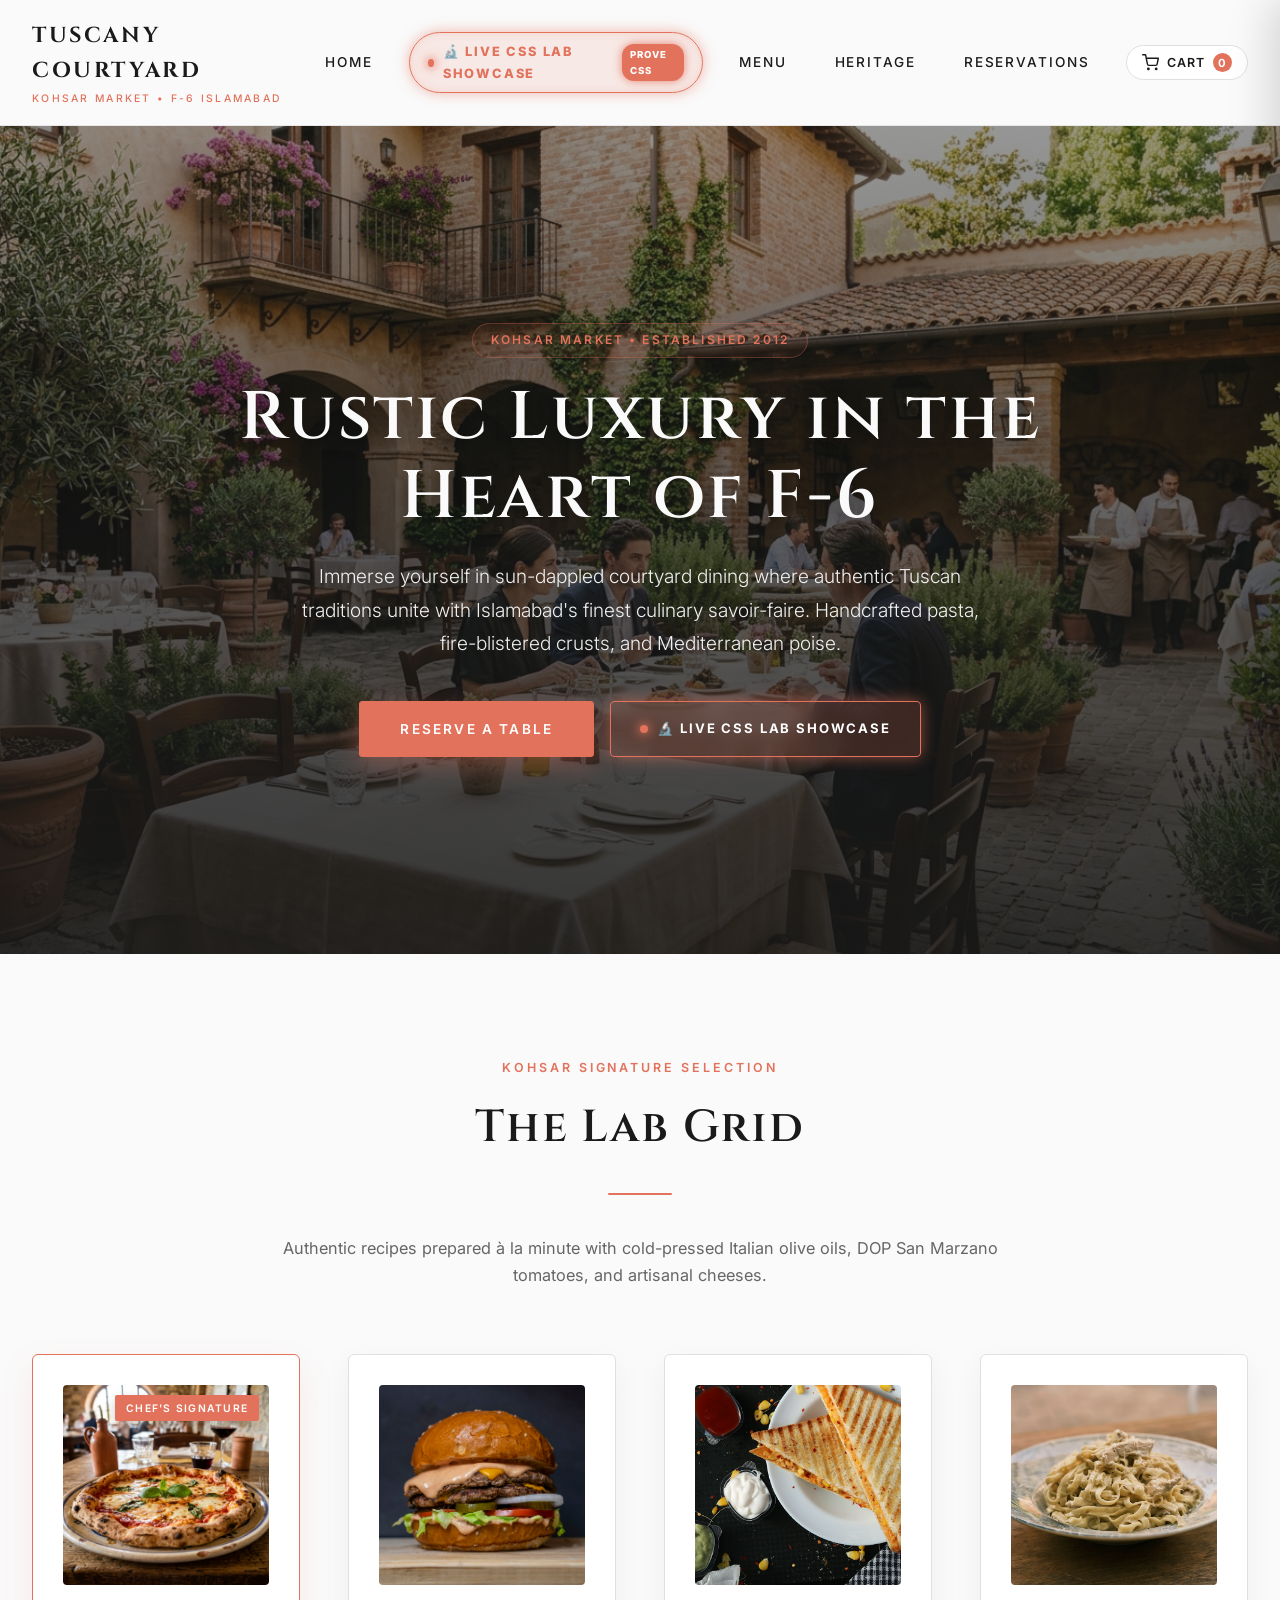
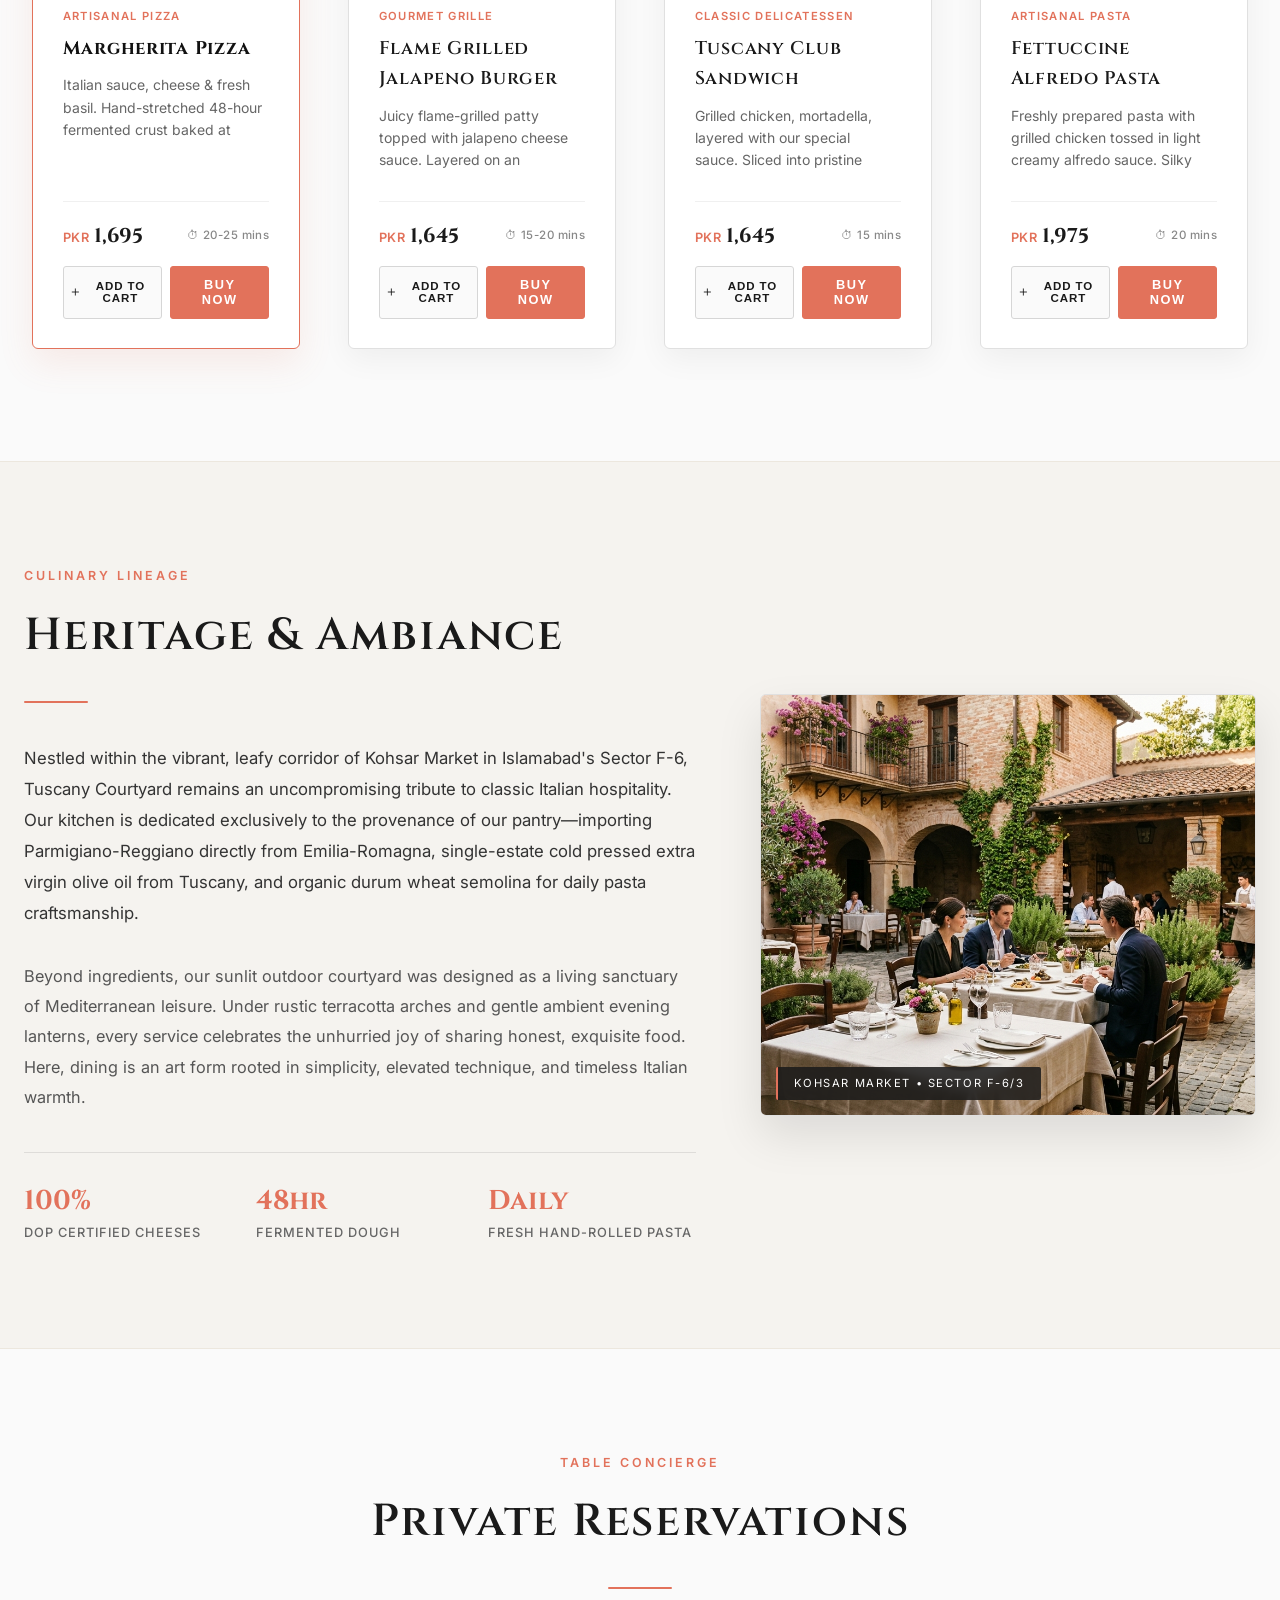
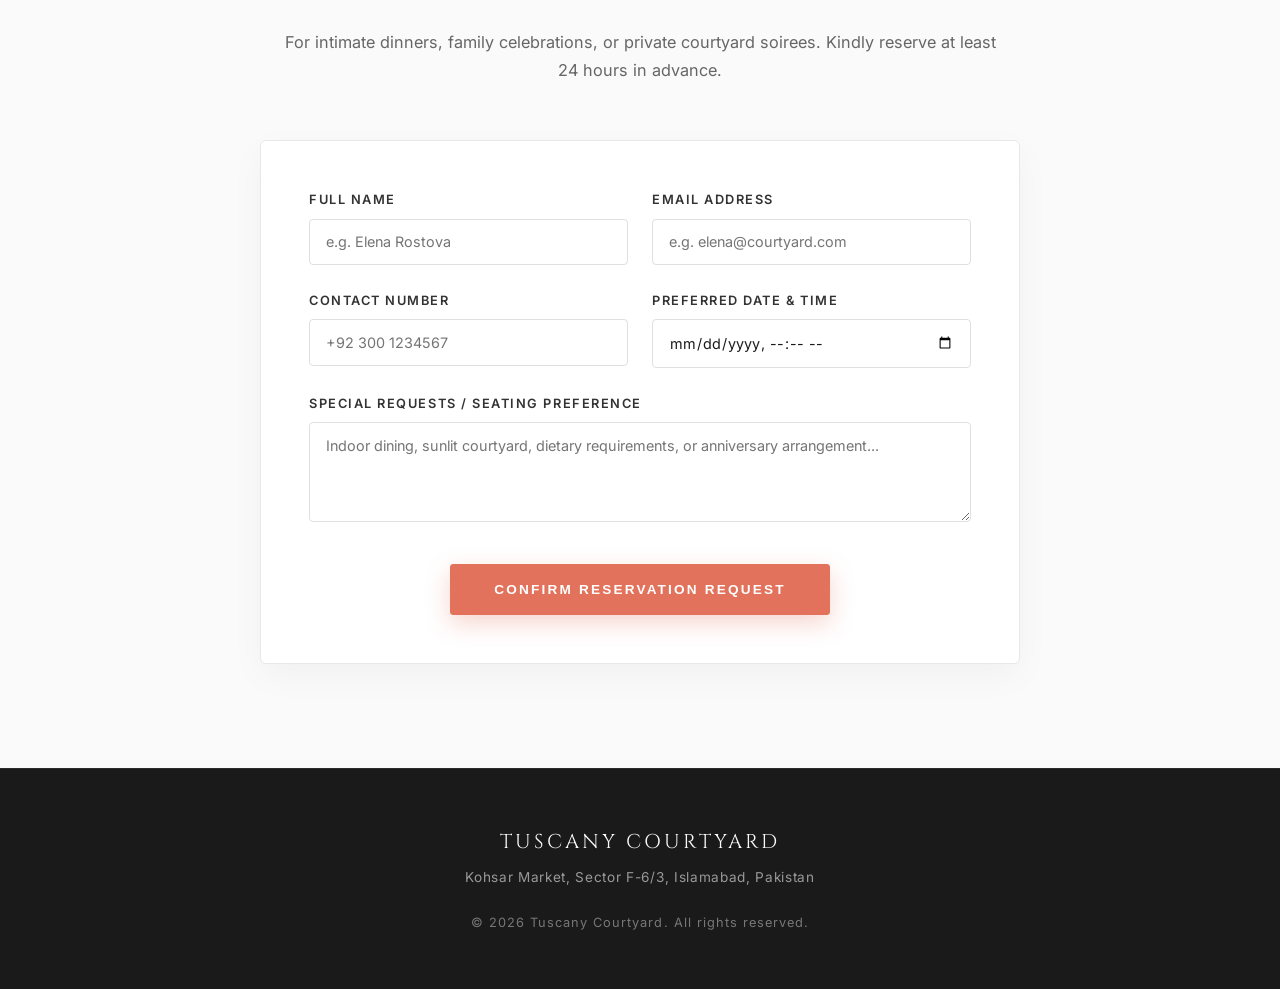
<file: index.html>
<!DOCTYPE html>
<html lang="en">
<head>
  <meta charset="UTF-8">
  <meta name="viewport" content="width=device-width, initial-scale=1.0">
  <meta name="description" content="Tuscany Courtyard Islamabad - Authentic Italian fine dining, artisanal pasta, wood-fired pizza, and Mediterranean ambiance in Kohsar Market, F-6/3.">
  <meta name="keywords" content="Tuscany Courtyard, Islamabad restaurant, F-6 Kohsar Market, Italian fine dining, pasta, pizza">
  <title>Tuscany Courtyard | Authentic Italian Fine Dining in F-6 Islamabad</title>

  <!-- Google Fonts: Playfair Display, Cinzel, and Inter for Luxury Editorial Typography -->
  <link rel="preconnect" href="https://fonts.googleapis.com">
  <link rel="preconnect" href="https://fonts.gstatic.com" crossorigin>
  <link href="https://fonts.googleapis.com/css2?family=Cinzel:wght@400;500;600;700&family=Inter:wght@300;400;500;600&family=Playfair+Display:ital,wght@0,400;0,600;0,700;1,400&display=swap" rel="stylesheet">

  <!-- Primary External Stylesheet -->
  <link rel="stylesheet" href="style.css">

  <!-- ==========================================================================
       ACADEMIC REQUIREMENT: Meaningful Instance of Internal CSS in <head>
       Purpose: Scoped document styling for VIP status banners, badge components,
       and state overrides for reservation notifications.
       ========================================================================== -->
  <style>
    /* Internal CSS: Scoped Status Pill Component */
    .vip-reservation-badge {
      display: inline-block;
      background-color: rgba(226, 114, 91, 0.08);
      color: #E2725B;
      border: 1px solid rgba(226, 114, 91, 0.3);
      padding: 0.4rem 1.1rem;
      font-size: 0.75rem;
      text-transform: uppercase;
      letter-spacing: 0.18em;
      font-weight: 600;
      border-radius: 50px;
      margin-bottom: 1.25rem;
    }

    /* Internal CSS: Specific override demonstrating head-level presentation */
    .exclusive-tag {
      display: inline-block;
      font-size: 0.7rem;
      font-weight: 600;
      letter-spacing: 0.12em;
      text-transform: uppercase;
      color: #E2725B;
      margin-bottom: 0.5rem;
    }
  </style>
</head>
<body>

  <!-- ==========================================================================
       1. SEMANTIC HEADER & NAVIGATION
       Technical Requirement: <nav> with display: inline-block links
       Enhanced with Interactive Luxury Cart Trigger
       ========================================================================== -->
  <header id="site-header">
    <div class="nav-container">
      <a href="#hero" class="brand-logo">
        <span class="logo-title">Tuscany Courtyard</span>
        <span class="logo-subtitle">Kohsar Market &bull; F-6 Islamabad</span>
      </a>

      <!-- Primary Navigation Bar -->
      <nav id="primary-nav" aria-label="Main Navigation">
        <ul class="nav-links-list">
          <li class="nav-item"><a href="#hero" class="nav-link">Home</a></li>
          <!-- Glowing Academic Demonstration Link (Requested by Professor) -->
          <li class="nav-item">
            <a href="demo.html" class="nav-link lab-glow-btn" title="View Live CSS Mechanics Laboratory">
              <span class="pulse-beacon"></span>
              <span class="lab-btn-title">&#128300; Live CSS Lab Showcase</span>
              <span class="lab-pulse-tag">PROVE CSS</span>
            </a>
          </li>
          <li class="nav-item"><a href="#menu" class="nav-link">Menu</a></li>
          <li class="nav-item"><a href="#heritage" class="nav-link">Heritage</a></li>
          <li class="nav-item"><a href="#reservations" class="nav-link">Reservations</a></li>
          <!-- Interactive Cart Trigger Button -->
          <li class="nav-item">
            <button type="button" class="nav-cart-btn" id="open-cart-btn" aria-label="View Shopping Cart">
              <svg width="17" height="17" viewBox="0 0 24 24" fill="none" stroke="currentColor" stroke-width="2" stroke-linecap="round" stroke-linejoin="round" class="cart-icon">
                <circle cx="9" cy="21" r="1"></circle>
                <circle cx="20" cy="21" r="1"></circle>
                <path d="M1 1h4l2.68 13.39a2 2 0 0 0 2 1.61h9.72a2 2 0 0 0 2-1.61L23 6H6"></path>
              </svg>
              <span class="nav-cart-text">Cart</span>
              <span class="nav-cart-badge" id="cart-counter">0</span>
            </button>
          </li>
        </ul>
      </nav>
    </div>
  </header>

  <!-- ==========================================================================
       2. HERO SECTION
       Heading: "Rustic Luxury in the Heart of F-6"
       Background: Tasteful high-quality image of Tuscany Courtyard's outdoor sunlit courtyard
       ========================================================================== -->
  <section id="hero" class="hero-section">
    <div class="hero-overlay"></div>
    <div class="hero-content">
      <div class="vip-reservation-badge">Kohsar Market &bull; Established 2012</div>
      <h1 class="hero-title">Rustic Luxury in the Heart of F-6</h1>
      <p class="hero-lead">
        Immerse yourself in sun-dappled courtyard dining where authentic Tuscan traditions unite with Islamabad's finest culinary savoir-faire. Handcrafted pasta, fire-blistered crusts, and Mediterranean poise.
      </p>
      
      <!-- Primary Call to Action & Academic Showcase Buttons (display: inline-block) -->
      <div class="hero-actions-row">
        <a href="#reservations" class="btn btn-primary" id="hero-reserve-btn">Reserve a Table</a>
        <a href="demo.html" class="btn btn-hero-lab-link" title="Open Interactive CSS Laboratory">
          <span class="pulse-beacon"></span>
          &#128300; Live CSS Lab Showcase
        </a>
      </div>

      <!-- Academic Demonstration: Hidden decorative element using display: none -->
      <div class="decorative-secret-ribbon" aria-hidden="true">
        Summer Truffle Special Announcement - Visible on Private Tasting Nights
      </div>
    </div>
  </section>

  <!-- ==========================================================================
       3. MENU SECTION (THE LAB GRID)
       Technical Requirement: Responsive CSS Grid featuring exactly 4 authentic signature cards
       Items:
       1. Margherita Pizza (PKR 1,695)
       2. Flame Grilled Jalapeno Burger (PKR 1,645)
       3. Tuscany Club Sandwich (PKR 1,645)
       4. Fettuccine Alfredo Pasta (PKR 1,975)
       Enhanced with Working "Add to Cart" and "Buy Now" Direct Checkout Buttons
       ========================================================================== -->
  <section id="menu" class="section-container">
    <div class="section-header">
      <p class="section-eyebrow">Kohsar Signature Selection</p>
      <h2 class="section-title">The Lab Grid</h2>
      
      <!-- ACADEMIC REQUIREMENT: Meaningful Inline CSS on a decorative HTML element -->
      <span class="decorative-separator" style="display: block; width: 64px; height: 2px; background: #E2725B; margin: 1.25rem auto 2.5rem; border-radius: 2px;"></span>
      
      <p class="section-description">
        Authentic recipes prepared à la minute with cold-pressed Italian olive oils, DOP San Marzano tomatoes, and artisanal cheeses.
      </p>
    </div>

    <!-- Responsive Food Cards Grid (Exactly 4 items) -->
    <div class="food-grid">

      <!-- Dish 1: Margherita Pizza (Targeted with ID #first-dish for Specificity Demonstration) -->
      <article class="food-card" id="first-dish" data-category="pizza">
        <div class="card-image-wrap">
          <img src="images/margherita_pizza.jpg" alt="Artisan Margherita Pizza at Tuscany Courtyard" class="dish-img" loading="lazy">
          <span class="card-badge">Chef's Signature</span>
        </div>
        <div class="card-body">
          <span class="exclusive-tag">Artisanal Pizza</span>
          <h3 class="card-title">Margherita Pizza</h3>
          <!-- Fixed height description with sleek overflow: auto scrollbar -->
          <div class="card-description">
            Italian sauce, cheese &amp; fresh basil. Hand-stretched 48-hour fermented crust baked at high heat for a blistered cornicione, finished with cold-pressed extra virgin olive oil and fragrant sweet Genovese basil leaves.
          </div>
          <div class="card-footer">
            <div class="card-pricing-row">
              <span class="price-wrapper">
                <span class="currency-tag">PKR</span>
                <span class="price-value">1,695</span>
              </span>
              <span class="dish-prep-time">&#9201; 20-25 mins</span>
            </div>
            <!-- Dual Interactive Buttons: Add to Cart & Buy Now -->
            <div class="card-actions">
              <button type="button" class="btn btn-add-cart" data-id="pizza-1" data-name="Margherita Pizza" data-price="1695" data-img="images/margherita_pizza.jpg" aria-label="Add Margherita Pizza to cart">
                <svg width="14" height="14" viewBox="0 0 24 24" fill="none" stroke="currentColor" stroke-width="2" stroke-linecap="round" stroke-linejoin="round">
                  <path d="M12 5v14M5 12h14"></path>
                </svg>
                Add to Cart
              </button>
              <button type="button" class="btn order-btn buy-now-btn" data-id="pizza-1" data-name="Margherita Pizza" data-price="1695" data-img="images/margherita_pizza.jpg" aria-label="Buy Margherita Pizza now">
                Buy Now
              </button>
            </div>
          </div>
        </div>
      </article>

      <!-- Dish 2: Flame Grilled Jalapeno Burger -->
      <article class="food-card" data-category="burger">
        <div class="card-image-wrap">
          <img src="images/jalapeno_burger.jpg" alt="Flame Grilled Jalapeno Burger at Tuscany Courtyard" class="dish-img" loading="lazy">
        </div>
        <div class="card-body">
          <span class="exclusive-tag">Gourmet Grille</span>
          <h3 class="card-title">Flame Grilled Jalapeno Burger</h3>
          <!-- Fixed height description with sleek overflow: auto scrollbar -->
          <div class="card-description">
            Juicy flame-grilled patty topped with jalapeno cheese sauce. Layered on an artisanal toasted brioche bun with crisp iceberg lettuce, sun-ripened tomatoes, pickled jalapenos, and our chef's signature spiced emulsion.
          </div>
          <div class="card-footer">
            <div class="card-pricing-row">
              <span class="price-wrapper">
                <span class="currency-tag">PKR</span>
                <span class="price-value">1,645</span>
              </span>
              <span class="dish-prep-time">&#9201; 15-20 mins</span>
            </div>
            <!-- Dual Interactive Buttons: Add to Cart & Buy Now -->
            <div class="card-actions">
              <button type="button" class="btn btn-add-cart" data-id="burger-1" data-name="Flame Grilled Jalapeno Burger" data-price="1645" data-img="images/jalapeno_burger.jpg" aria-label="Add Jalapeno Burger to cart">
                <svg width="14" height="14" viewBox="0 0 24 24" fill="none" stroke="currentColor" stroke-width="2" stroke-linecap="round" stroke-linejoin="round">
                  <path d="M12 5v14M5 12h14"></path>
                </svg>
                Add to Cart
              </button>
              <button type="button" class="btn order-btn buy-now-btn" data-id="burger-1" data-name="Flame Grilled Jalapeno Burger" data-price="1645" data-img="images/jalapeno_burger.jpg" aria-label="Buy Jalapeno Burger now">
                Buy Now
              </button>
            </div>
          </div>
        </div>
      </article>

      <!-- Dish 3: Tuscany Club Sandwich -->
      <article class="food-card" data-category="sandwich">
        <div class="card-image-wrap">
          <img src="images/club_sandwich.jpg" alt="Tuscany Club Sandwich at Tuscany Courtyard" class="dish-img" loading="lazy">
        </div>
        <div class="card-body">
          <span class="exclusive-tag">Classic Delicatessen</span>
          <h3 class="card-title">Tuscany Club Sandwich</h3>
          <!-- Fixed height description with sleek overflow: auto scrollbar -->
          <div class="card-description">
            Grilled chicken, mortadella, layered with our special sauce. Sliced into pristine triangles between golden toasted pain de mie, served alongside hand-cut herb-tossed potatoes and house-made seasoned garlic aioli.
          </div>
          <div class="card-footer">
            <div class="card-pricing-row">
              <span class="price-wrapper">
                <span class="currency-tag">PKR</span>
                <span class="price-value">1,645</span>
              </span>
              <span class="dish-prep-time">&#9201; 15 mins</span>
            </div>
            <!-- Dual Interactive Buttons: Add to Cart & Buy Now -->
            <div class="card-actions">
              <button type="button" class="btn btn-add-cart" data-id="sandwich-1" data-name="Tuscany Club Sandwich" data-price="1645" data-img="images/club_sandwich.jpg" aria-label="Add Tuscany Club Sandwich to cart">
                <svg width="14" height="14" viewBox="0 0 24 24" fill="none" stroke="currentColor" stroke-width="2" stroke-linecap="round" stroke-linejoin="round">
                  <path d="M12 5v14M5 12h14"></path>
                </svg>
                Add to Cart
              </button>
              <button type="button" class="btn order-btn buy-now-btn" data-id="sandwich-1" data-name="Tuscany Club Sandwich" data-price="1645" data-img="images/club_sandwich.jpg" aria-label="Buy Tuscany Club Sandwich now">
                Buy Now
              </button>
            </div>
          </div>
        </div>
      </article>

      <!-- Dish 4: Fettuccine Alfredo Pasta -->
      <article class="food-card" data-category="pasta">
        <div class="card-image-wrap">
          <img src="images/fettuccine_alfredo.jpg" alt="Fettuccine Alfredo Pasta at Tuscany Courtyard" class="dish-img" loading="lazy">
        </div>
        <div class="card-body">
          <span class="exclusive-tag">Artisanal Pasta</span>
          <h3 class="card-title">Fettuccine Alfredo Pasta</h3>
          <!-- Fixed height description with sleek overflow: auto scrollbar -->
          <div class="card-description">
            Freshly prepared pasta with grilled chicken tossed in light creamy alfredo sauce. Silky ribbons of egg fettuccine enrobed in aged Parmigiano-Reggiano, sweet European butter, cracked black peppercorns, and pan-seared herb chicken.
          </div>
          <div class="card-footer">
            <div class="card-pricing-row">
              <span class="price-wrapper">
                <span class="currency-tag">PKR</span>
                <span class="price-value">1,975</span>
              </span>
              <span class="dish-prep-time">&#9201; 20 mins</span>
            </div>
            <!-- Dual Interactive Buttons: Add to Cart & Buy Now -->
            <div class="card-actions">
              <button type="button" class="btn btn-add-cart" data-id="pasta-1" data-name="Fettuccine Alfredo Pasta" data-price="1975" data-img="images/fettuccine_alfredo.jpg" aria-label="Add Fettuccine Alfredo Pasta to cart">
                <svg width="14" height="14" viewBox="0 0 24 24" fill="none" stroke="currentColor" stroke-width="2" stroke-linecap="round" stroke-linejoin="round">
                  <path d="M12 5v14M5 12h14"></path>
                </svg>
                Add to Cart
              </button>
              <button type="button" class="btn order-btn buy-now-btn" data-id="pasta-1" data-name="Fettuccine Alfredo Pasta" data-price="1975" data-img="images/fettuccine_alfredo.jpg" aria-label="Buy Fettuccine Alfredo Pasta now">
                Buy Now
              </button>
            </div>
          </div>
        </div>
      </article>

    </div>
  </section>

  <!-- ==========================================================================
       4. ABOUT SECTION (HERITAGE)
       Academic Demonstration: Physical demonstration of vertical margin collapsing
       with two consecutive paragraphs.
       ========================================================================== -->
  <section id="heritage" class="section-container heritage-section">
    <div class="heritage-layout">
      <div class="heritage-text-content">
        <p class="section-eyebrow">Culinary Lineage</p>
        <h2 class="section-title">Heritage &amp; Ambiance</h2>
        
        <!-- Meaningful Inline CSS decorative accent -->
        <span class="decorative-separator" style="display: block; width: 64px; height: 2px; background: #E2725B; margin: 1.25rem 0 2.5rem; border-radius: 2px;"></span>

        <!-- Paragraph 1: Demonstrates vertical margin-bottom (32px) -->
        <p class="heritage-lead-p">
          Nestled within the vibrant, leafy corridor of Kohsar Market in Islamabad's Sector F-6, Tuscany Courtyard remains an uncompromising tribute to classic Italian hospitality. Our kitchen is dedicated exclusively to the provenance of our pantry—importing Parmigiano-Reggiano directly from Emilia-Romagna, single-estate cold pressed extra virgin olive oil from Tuscany, and organic durum wheat semolina for daily pasta craftsmanship.
        </p>

        <!-- Paragraph 2: Demonstrates vertical margin-top (24px) which collapses into 32px -->
        <p class="heritage-sub-p">
          Beyond ingredients, our sunlit outdoor courtyard was designed as a living sanctuary of Mediterranean leisure. Under rustic terracotta arches and gentle ambient evening lanterns, every service celebrates the unhurried joy of sharing honest, exquisite food. Here, dining is an art form rooted in simplicity, elevated technique, and timeless Italian warmth.
        </p>

        <div class="heritage-features">
          <div class="feature-item">
            <span class="feature-number">100%</span>
            <span class="feature-label">DOP Certified Cheeses</span>
          </div>
          <div class="feature-item">
            <span class="feature-number">48hr</span>
            <span class="feature-label">Fermented Dough</span>
          </div>
          <div class="feature-item">
            <span class="feature-number">Daily</span>
            <span class="feature-label">Fresh Hand-Rolled Pasta</span>
          </div>
        </div>
      </div>

      <div class="heritage-visual">
        <div class="heritage-image-frame">
          <img src="images/courtyard_hero.jpg" alt="Tuscany Courtyard Outdoor Dining Space" class="heritage-img" loading="lazy">
          <div class="heritage-caption-badge">Kohsar Market &bull; Sector F-6/3</div>
        </div>
      </div>
    </div>
  </section>

  <!-- ==========================================================================
       5. CONTACT SECTION (RESERVATIONS)
       Technical Requirement: Minimalist, elegantly styled HTML form
       (Name, Email, Message/Date, Submit)
       ========================================================================== -->
  <section id="reservations" class="section-container reservations-section">
    <div class="section-header">
      <p class="section-eyebrow">Table Concierge</p>
      <h2 class="section-title">Private Reservations</h2>
      
      <!-- Meaningful Inline CSS decorative separator -->
      <span class="decorative-separator" style="display: block; width: 64px; height: 2px; background: #E2725B; margin: 1.25rem auto 2.5rem; border-radius: 2px;"></span>
      
      <p class="section-description">
        For intimate dinners, family celebrations, or private courtyard soirees. Kindly reserve at least 24 hours in advance.
      </p>
    </div>

    <div class="form-container">
      <form id="reservation-form" class="reservation-form" action="#" method="POST" onsubmit="event.preventDefault(); alert('Grazie! Your reservation request at Tuscany Courtyard has been received. Our concierge will contact you shortly.');">
        
        <div class="form-row">
          <!-- Attribute Selector: input[type="text"] -->
          <div class="form-group">
            <label for="guest-name">Full Name</label>
            <input type="text" id="guest-name" name="guest_name" placeholder="e.g. Elena Rostova" required autocomplete="name">
          </div>

          <!-- Attribute Selector: input[type="email"] -->
          <div class="form-group">
            <label for="guest-email">Email Address</label>
            <input type="email" id="guest-email" name="guest_email" placeholder="e.g. elena@courtyard.com" required autocomplete="email">
          </div>
        </div>

        <div class="form-row">
          <!-- Attribute Selector: input[type="tel"] -->
          <div class="form-group">
            <label for="guest-phone">Contact Number</label>
            <input type="tel" id="guest-phone" name="guest_phone" placeholder="+92 300 1234567" required autocomplete="tel">
          </div>

          <!-- Attribute Selector: input[type="datetime-local"] -->
          <div class="form-group">
            <label for="reservation-date">Preferred Date &amp; Time</label>
            <input type="datetime-local" id="reservation-date" name="reservation_datetime" required>
          </div>
        </div>

        <!-- Attribute Selector: textarea[name="guest_notes"] -->
        <div class="form-group">
          <label for="guest-notes">Special Requests / Seating Preference</label>
          <textarea id="guest-notes" name="guest_notes" rows="4" placeholder="Indoor dining, sunlit courtyard, dietary requirements, or anniversary arrangement..."></textarea>
        </div>

        <div class="form-submit-row">
          <button type="submit" class="btn btn-submit" id="submit-booking-btn">Confirm Reservation Request</button>
        </div>

      </form>
    </div>
  </section>

  <!-- ==========================================================================
       6. MINIMALIST FOOTER
       Requirement: Containing "© 2026 Tuscany Courtyard"
       ========================================================================== -->
  <footer id="site-footer">
    <div class="footer-inner">
      <p class="footer-brand">Tuscany Courtyard</p>
      <p class="footer-address">Kohsar Market, Sector F-6/3, Islamabad, Pakistan</p>
      <p class="footer-copyright">&copy; 2026 Tuscany Courtyard. All rights reserved.</p>
    </div>
  </footer>

  <!-- ==========================================================================
       7. SHOPPING CART SLIDE-OVER DRAWER
       ========================================================================== -->
  <div class="cart-drawer-overlay" id="cart-overlay"></div>
  <aside class="cart-drawer" id="cart-drawer" aria-label="Shopping Cart">
    <div class="cart-drawer-header">
      <div class="cart-header-title-wrap">
        <span class="cart-pretitle">Kohsar Gastronomy</span>
        <h3 class="cart-title">Your Selection</h3>
      </div>
      <button type="button" class="cart-close-btn" id="close-cart-btn" aria-label="Close cart">&times;</button>
    </div>

    <div class="cart-drawer-body" id="cart-items-container">
      <!-- Populated dynamically via script.js -->
      <div class="cart-empty-state" id="cart-empty-state">
        <div class="empty-icon-wrap">
          <svg width="48" height="48" viewBox="0 0 24 24" fill="none" stroke="#C0C0C0" stroke-width="1.5">
            <circle cx="9" cy="21" r="1"></circle>
            <circle cx="20" cy="21" r="1"></circle>
            <path d="M1 1h4l2.68 13.39a2 2 0 0 0 2 1.61h9.72a2 2 0 0 0 2-1.61L23 6H6"></path>
          </svg>
        </div>
        <p class="empty-title">Your cart is currently empty</p>
        <p class="empty-subtitle">Explore our signature menu to add handcrafted Italian dishes.</p>
      </div>
    </div>

    <div class="cart-drawer-footer" id="cart-footer">
      <div class="cart-summary-line">
        <span>Subtotal</span>
        <span class="cart-subtotal-price" id="cart-subtotal">PKR 0</span>
      </div>
      <div class="cart-summary-line delivery-notice">
        <span>Delivery (Islamabad F-Sector)</span>
        <span class="free-tag">Complimentary</span>
      </div>
      <div class="cart-total-line">
        <span>Total Payable</span>
        <span class="cart-grand-total" id="cart-grand-total">PKR 0</span>
      </div>
      <button type="button" class="btn btn-primary cart-checkout-btn" id="cart-checkout-btn">
        Proceed to Checkout
      </button>
    </div>
  </aside>

  <!-- ==========================================================================
       8. CHECKOUT / BUY NOW DIRECT ORDER MODAL
       ========================================================================== -->
  <div class="checkout-modal-overlay" id="checkout-modal-overlay"></div>
  <div class="checkout-modal" id="checkout-modal" role="dialog" aria-modal="true" aria-labelledby="checkout-modal-title">
    <button type="button" class="modal-close-btn" id="close-checkout-btn" aria-label="Close checkout">&times;</button>
    
    <!-- Order Form View -->
    <div id="checkout-form-view">
      <div class="checkout-header">
        <span class="section-eyebrow">Direct Kitchen Order</span>
        <h3 class="checkout-title" id="checkout-modal-title">Complete Your Order</h3>
        <p class="checkout-subtitle">Immediate order preparation with direct concierge delivery in Islamabad.</p>
      </div>

      <!-- Order Summary Banner -->
      <div class="checkout-order-summary" id="checkout-items-summary"></div>

      <form id="direct-order-form" class="direct-order-form">
        <div class="form-row">
          <div class="form-group">
            <label for="order-name">Full Name</label>
            <input type="text" id="order-name" required placeholder="e.g. Tariq Mansoor">
          </div>
          <div class="form-group">
            <label for="order-phone">Contact Phone</label>
            <input type="tel" id="order-phone" required placeholder="e.g. 0300 9876543">
          </div>
        </div>

        <div class="form-group">
          <label for="order-address">Delivery Address (Islamabad)</label>
          <input type="text" id="order-address" required placeholder="e.g. House 14, Street 25, Sector F-6/2">
        </div>

        <div class="form-row">
          <div class="form-group">
            <label for="order-type">Dining Preference</label>
            <select id="order-type" class="custom-select">
              <option value="delivery">Express Home Delivery (F-6 / F-7 / E-7)</option>
              <option value="pickup">Courtyard Curbside Pickup</option>
            </select>
          </div>
          <div class="form-group">
            <label for="payment-method">Payment Method</label>
            <select id="payment-method" class="custom-select">
              <option value="cod">Cash on Delivery</option>
              <option value="card">Card on Delivery (POS Machine)</option>
              <option value="online">Direct Bank Transfer / Raast</option>
            </select>
          </div>
        </div>

        <div class="form-group">
          <label for="order-notes">Chef's Preparation Notes (Optional)</label>
          <textarea id="order-notes" rows="2" placeholder="e.g. Extra parmesan on pasta, dressing on the side..."></textarea>
        </div>

        <div class="checkout-final-row">
          <div class="checkout-total-badge">
            <span>Total Payable:</span>
            <strong id="modal-total-display">PKR 0</strong>
          </div>
          <button type="submit" class="btn btn-primary" id="confirm-order-btn">Place Order Now</button>
        </div>
      </form>
    </div>

    <!-- Order Success View -->
    <div id="checkout-success-view" class="checkout-success-view" style="display: none;">
      <div class="success-icon-wrap">
        <svg width="44" height="44" viewBox="0 0 24 24" fill="none" stroke="#E2725B" stroke-width="2.5" stroke-linecap="round" stroke-linejoin="round">
          <polyline points="20 6 9 17 4 12"></polyline>
        </svg>
      </div>
      <span class="section-eyebrow">Order Transmitted Successfully</span>
      <h3 class="success-title">Grazie Mille!</h3>
      <p class="success-order-id">Order Reference: <strong id="success-order-number">#TC-84920</strong></p>
      <p class="success-message">
        Your selection has been transmitted directly to Tuscany Courtyard's kitchen in Kohsar Market. Our executive chef is preparing your meal à la minute.
      </p>
      <div class="success-details-card" id="success-details-card"></div>
      <button type="button" class="btn btn-primary" id="back-to-menu-btn" style="margin-top: 1.5rem;">Continue Browsing</button>
    </div>
  </div>

  <!-- ==========================================================================
       9. FLOATING TOAST NOTIFICATION
       ========================================================================== -->
  <div class="luxury-toast" id="toast-notification" aria-live="polite">
    <div class="toast-content">
      <span class="toast-icon">&check;</span>
      <span class="toast-text" id="toast-message">Added to your selection</span>
    </div>
    <button type="button" class="toast-btn" id="toast-view-cart">View Cart</button>
  </div>

  <!-- Master JavaScript Application -->
  <script src="script.js" defer></script>
</body>
</html>
</file>
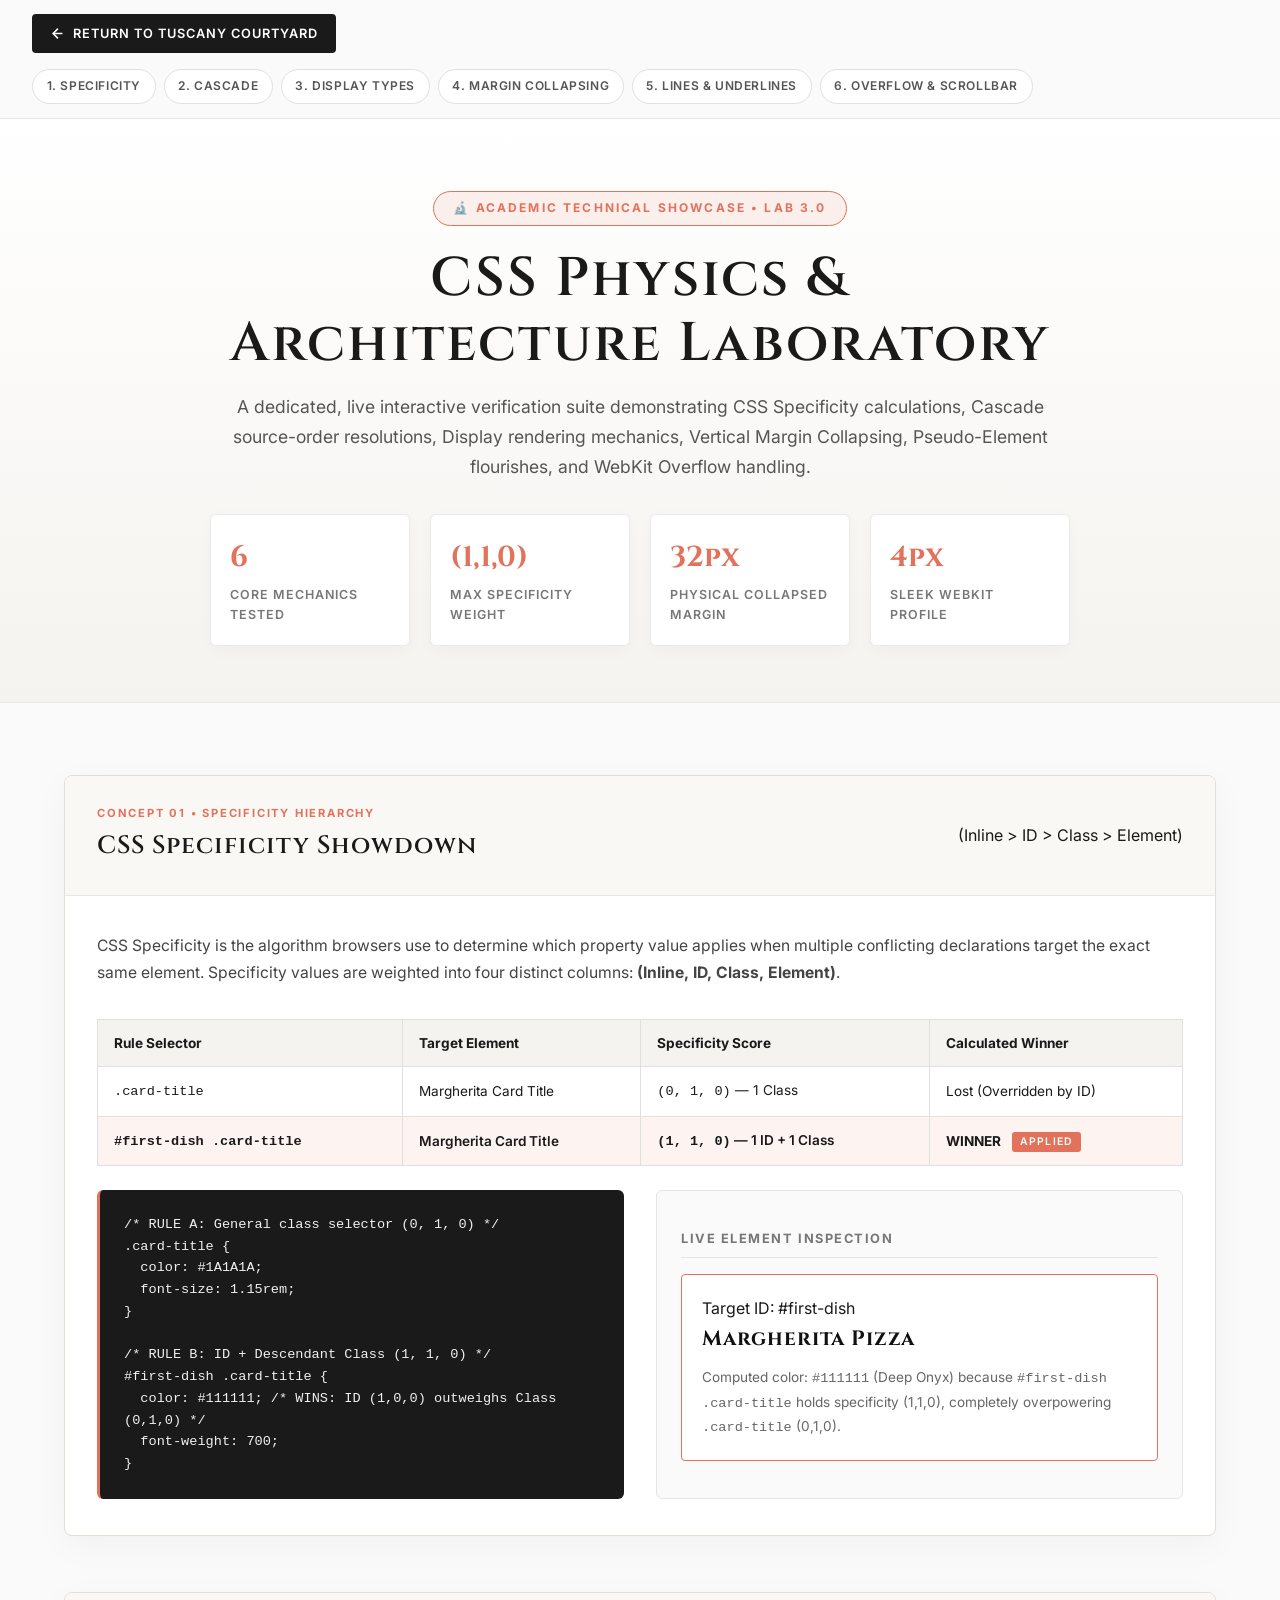
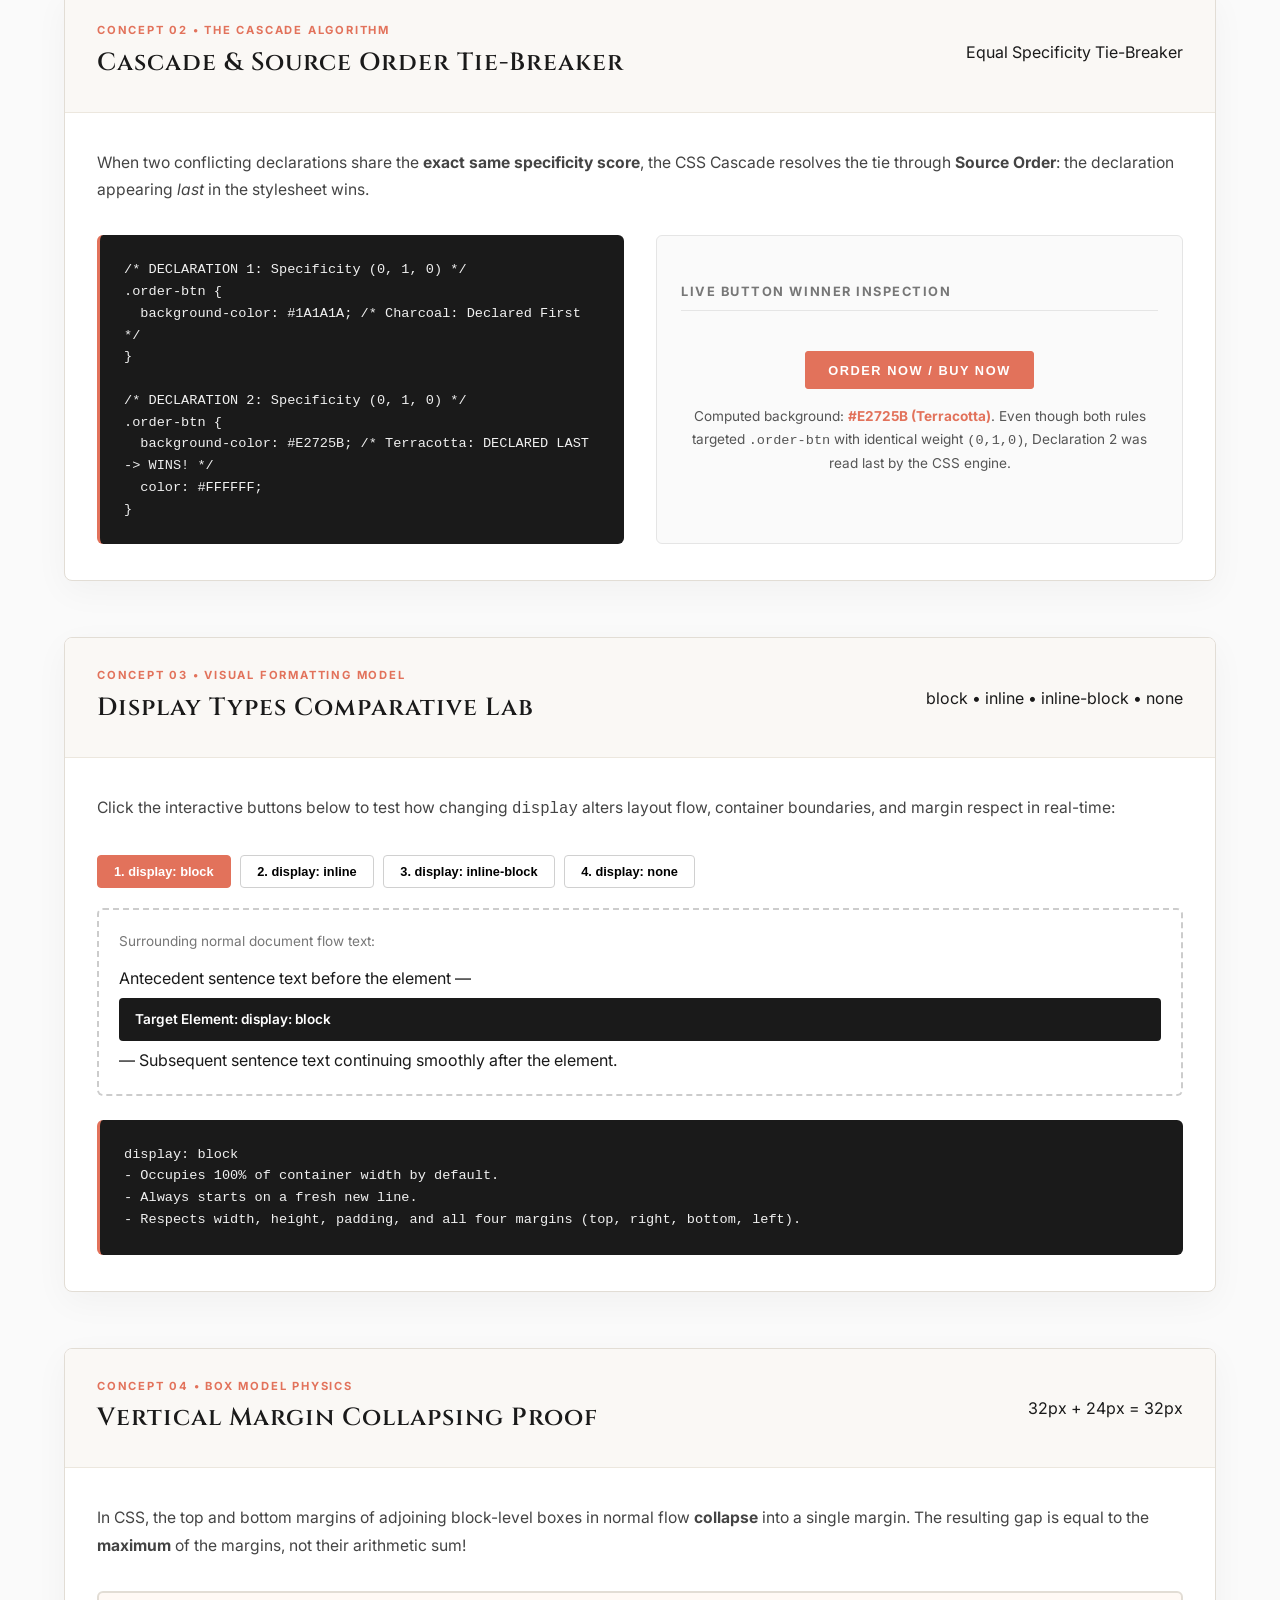
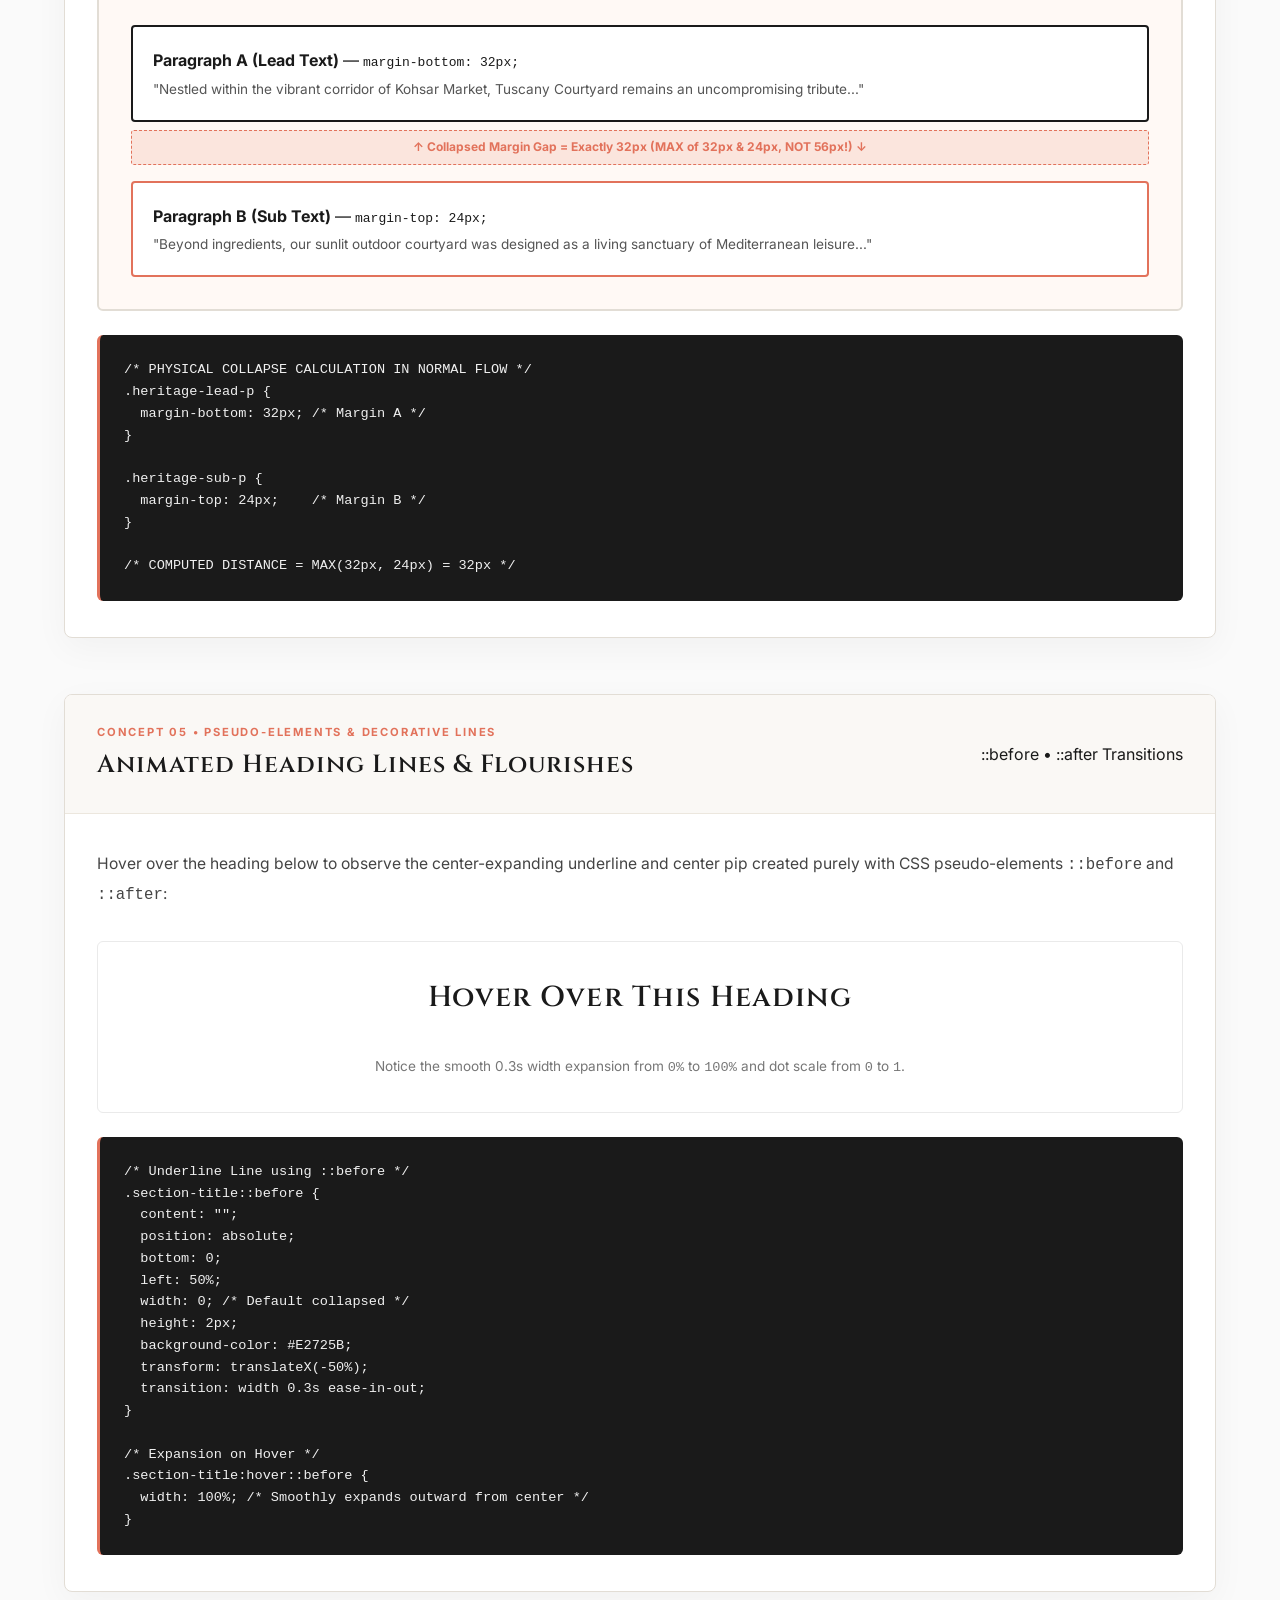
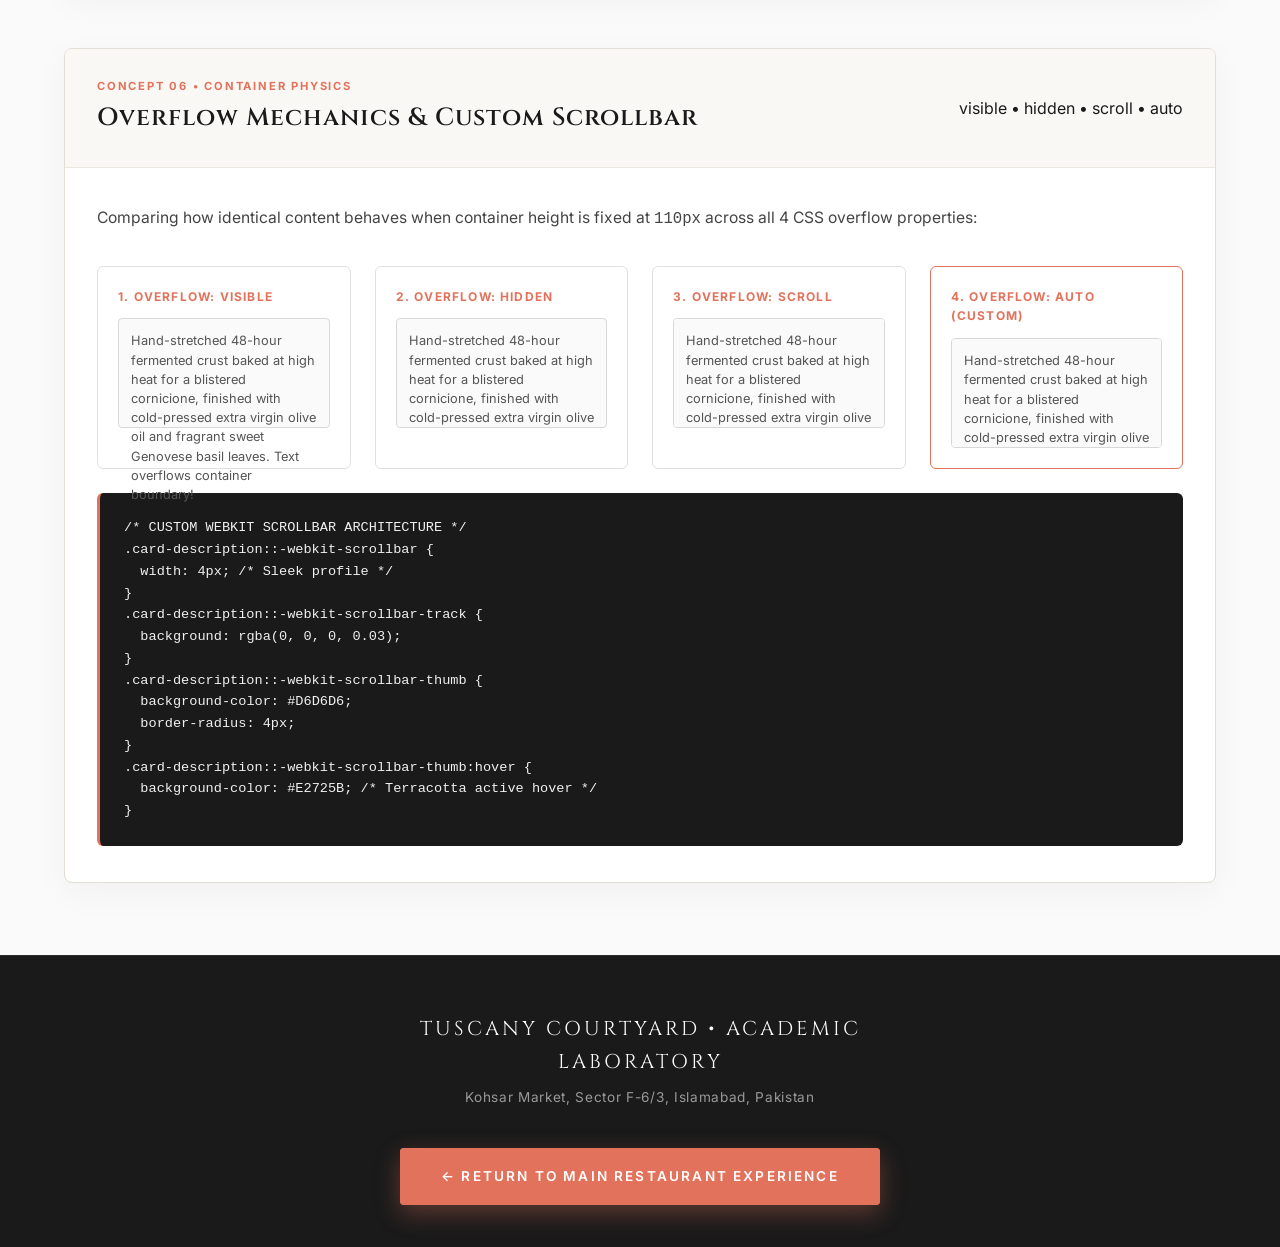
<file: demo.html>
<!DOCTYPE html>
<html lang="en">
<head>
  <meta charset="UTF-8">
  <meta name="viewport" content="width=device-width, initial-scale=1.0">
  <meta name="description" content="Tuscany Courtyard - Live Academic Laboratory for CSS Specificity, Display Physics, Margin Collapsing, Lines, and Overflow Mechanics.">
  <title>CSS Technical Laboratory | Tuscany Courtyard Academic Showcase</title>

  <!-- Google Fonts: Playfair Display, Cinzel, and Inter -->
  <link rel="preconnect" href="https://fonts.googleapis.com">
  <link rel="preconnect" href="https://fonts.gstatic.com" crossorigin>
  <link href="https://fonts.googleapis.com/css2?family=Cinzel:wght@400;600;700&family=Fira+Code:wght@400;500&family=Inter:wght@300;400;500;600;700&family=Playfair+Display:ital,wght@0,600;0,700;1,400&display=swap" rel="stylesheet">

  <link rel="stylesheet" href="style.css">

  <style>
    /* ==========================================================================
       DEDICATED STYLES FOR ACADEMIC LAB SHOWCASE (demo.html)
       ========================================================================== */
    .demo-page {
      background-color: #FAFAFA;
      color: #1A1A1A;
      min-height: 100vh;
    }

    /* Lab Header */
    .lab-top-nav {
      position: sticky;
      top: 0;
      z-index: 1000;
      background: rgba(250, 250, 250, 0.95);
      backdrop-filter: blur(12px);
      border-bottom: 1px solid #E5E5E5;
      padding: 0.9rem 2rem;
    }

    .lab-nav-inner {
      max-width: 1300px;
      margin: 0 auto;
      display: flex;
      justify-content: space-between;
      align-items: center;
      flex-wrap: wrap;
      gap: 1rem;
    }

    .lab-back-btn {
      display: inline-flex;
      align-items: center;
      gap: 0.5rem;
      background: #1A1A1A;
      color: #FFFFFF;
      padding: 0.55rem 1.1rem;
      border-radius: 4px;
      font-size: 0.8rem;
      font-weight: 600;
      letter-spacing: 0.08em;
      text-transform: uppercase;
      text-decoration: none;
      transition: all 0.3s ease;
    }

    .lab-back-btn:hover {
      background: #E2725B;
      transform: scale(0.98);
    }

    .lab-quick-links {
      display: flex;
      gap: 0.5rem;
      flex-wrap: wrap;
    }

    .lab-chip {
      font-size: 0.75rem;
      font-weight: 600;
      letter-spacing: 0.05em;
      text-transform: uppercase;
      text-decoration: none;
      padding: 0.4rem 0.85rem;
      border-radius: 20px;
      background: #FFFFFF;
      border: 1px solid #E0E0E0;
      color: #555555;
      transition: all 0.25s ease;
    }

    .lab-chip:hover {
      border-color: #E2725B;
      color: #E2725B;
      background: rgba(226, 114, 91, 0.05);
    }

    /* Lab Hero */
    .lab-hero {
      background: linear-gradient(180deg, #FFFFFF 0%, #F5F3EF 100%);
      border-bottom: 1px solid #ECE7DE;
      padding: 4.5rem 1.5rem 3.5rem;
      text-align: center;
    }

    .lab-hero-inner {
      max-width: 860px;
      margin: 0 auto;
    }

    .lab-badge {
      display: inline-flex;
      align-items: center;
      gap: 0.5rem;
      background: rgba(226, 114, 91, 0.1);
      border: 1px solid #E2725B;
      color: #E2725B;
      font-size: 0.75rem;
      font-weight: 700;
      letter-spacing: 0.18em;
      text-transform: uppercase;
      padding: 0.4rem 1.2rem;
      border-radius: 50px;
      margin-bottom: 1.25rem;
    }

    .lab-title {
      font-size: clamp(2.2rem, 4.5vw, 3.4rem);
      margin-bottom: 1rem;
      line-height: 1.2;
    }

    .lab-subtitle {
      font-size: 1.1rem;
      color: #555555;
      line-height: 1.7;
      margin-bottom: 2rem;
    }

    .lab-stats-grid {
      display: grid;
      grid-template-columns: repeat(auto-fit, minmax(160px, 1fr));
      gap: 1.25rem;
      margin-top: 2rem;
      text-align: left;
    }

    .stat-card {
      background: #FFFFFF;
      border: 1px solid #EAEAEA;
      border-radius: 6px;
      padding: 1.2rem;
      box-shadow: 0 4px 15px rgba(0, 0, 0, 0.03);
    }

    .stat-card-num {
      font-family: 'Cinzel', serif;
      font-size: 1.8rem;
      font-weight: 700;
      color: #E2725B;
    }

    .stat-card-label {
      font-size: 0.78rem;
      text-transform: uppercase;
      letter-spacing: 0.08em;
      color: #777777;
      font-weight: 600;
      margin-top: 0.2rem;
    }

    /* Lab Sections */
    .lab-section {
      max-width: 1200px;
      margin: 4.5rem auto;
      padding: 0 1.5rem;
    }

    .lab-card {
      background: #FFFFFF;
      border: 1px solid #E2DDD5;
      border-radius: 8px;
      box-shadow: 0 10px 35px rgba(0, 0, 0, 0.04);
      overflow: hidden;
      margin-bottom: 3.5rem;
    }

    .lab-card-header {
      background: #FAF8F5;
      border-bottom: 1px solid #ECE7DE;
      padding: 1.75rem 2rem;
      display: flex;
      justify-content: space-between;
      align-items: center;
      flex-wrap: wrap;
      gap: 1rem;
    }

    .lab-card-header-left {
      display: flex;
      flex-direction: column;
    }

    .lab-tag {
      font-size: 0.7rem;
      text-transform: uppercase;
      letter-spacing: 0.16em;
      color: #E2725B;
      font-weight: 700;
    }

    .lab-card-title {
      font-size: 1.55rem;
      margin-top: 0.2rem;
    }

    .lab-card-body {
      padding: 2.25rem 2rem;
    }

    .lab-explain {
      font-size: 0.98rem;
      color: #444444;
      line-height: 1.75;
      margin-bottom: 2rem;
    }

    /* Code & Live Split Grid */
    .lab-split-grid {
      display: grid;
      grid-template-columns: 1fr 1fr;
      gap: 2rem;
      align-items: stretch;
    }

    .code-panel {
      background: #1A1A1A;
      color: #F0F0F0;
      border-radius: 6px;
      padding: 1.5rem;
      font-family: 'Fira Code', monospace;
      font-size: 0.85rem;
      line-height: 1.6;
      overflow-x: auto;
      border-left: 3px solid #E2725B;
    }

    .code-panel pre {
      margin: 0;
      white-space: pre-wrap;
    }

    .live-panel {
      background: #FAFAFA;
      border: 1px solid #E5E5E5;
      border-radius: 6px;
      padding: 1.5rem;
      display: flex;
      flex-direction: column;
      justify-content: center;
    }

    .live-panel-title {
      font-size: 0.8rem;
      text-transform: uppercase;
      letter-spacing: 0.12em;
      color: #777777;
      font-weight: 700;
      margin-bottom: 1rem;
      border-bottom: 1px solid #E5E5E5;
      padding-bottom: 0.5rem;
    }

    /* Specificity Visualizer */
    .specificity-table {
      width: 100%;
      border-collapse: collapse;
      margin: 1.5rem 0;
      font-size: 0.85rem;
    }

    .specificity-table th,
    .specificity-table td {
      padding: 0.75rem 1rem;
      border: 1px solid #E0E0E0;
      text-align: left;
    }

    .specificity-table th {
      background: #F5F3EF;
      font-weight: 700;
      color: #1A1A1A;
    }

    .winner-row {
      background: rgba(226, 114, 91, 0.08);
      font-weight: 600;
    }

    .winner-badge {
      background: #E2725B;
      color: #FFFFFF;
      font-size: 0.65rem;
      padding: 0.2rem 0.5rem;
      border-radius: 3px;
      text-transform: uppercase;
      letter-spacing: 0.1em;
      margin-left: 0.5rem;
    }

    /* Display Boxes Interactive Playground */
    .display-demo-box {
      border: 2px dashed #CCCCCC;
      padding: 1.25rem;
      background: #FFFFFF;
      border-radius: 6px;
      margin-bottom: 1.5rem;
    }

    .demo-el-block {
      background: #1A1A1A;
      color: #FFFFFF;
      padding: 0.65rem 1rem;
      margin: 0.4rem 0;
      border-radius: 4px;
      font-size: 0.85rem;
      font-weight: 600;
    }

    .demo-el-inline {
      background: #E2725B;
      color: #FFFFFF;
      padding: 0.35rem 0.75rem;
      margin: 0.2rem;
      border-radius: 4px;
      font-size: 0.85rem;
      font-weight: 600;
    }

    .demo-el-inline-block {
      background: #2E7D32;
      color: #FFFFFF;
      padding: 0.65rem 1rem;
      margin: 0.3rem;
      border-radius: 4px;
      font-size: 0.85rem;
      font-weight: 600;
      width: 180px;
      text-align: center;
    }

    .demo-el-none {
      display: none;
    }

    .interactive-switch-btns {
      display: flex;
      gap: 0.6rem;
      flex-wrap: wrap;
      margin-bottom: 1.25rem;
    }

    .switch-btn {
      background: #FFFFFF;
      border: 1px solid #D0D0D0;
      padding: 0.5rem 1rem;
      border-radius: 4px;
      font-size: 0.8rem;
      font-weight: 600;
      cursor: pointer;
      transition: all 0.2s ease;
    }

    .switch-btn.active {
      background: #E2725B;
      color: #FFFFFF;
      border-color: #E2725B;
    }

    /* Margin Collapsing Visualizer */
    .margin-collapse-stage {
      background: #FFF9F5;
      border: 2px solid #E2DDD5;
      border-radius: 6px;
      padding: 2rem;
      position: relative;
    }

    .margin-box-a {
      background: #FFFFFF;
      border: 2px solid #1A1A1A;
      padding: 1.25rem;
      border-radius: 4px;
      margin-bottom: 32px; /* Margin collapsing participant A */
      position: relative;
    }

    .margin-box-b {
      background: #FFFFFF;
      border: 2px solid #E2725B;
      padding: 1.25rem;
      border-radius: 4px;
      margin-top: 24px; /* Margin collapsing participant B */
      position: relative;
    }

    .margin-ruler {
      background: rgba(226, 114, 91, 0.15);
      border: 1px dashed #E2725B;
      padding: 0.4rem 1rem;
      text-align: center;
      font-size: 0.75rem;
      font-weight: 700;
      color: #E2725B;
      border-radius: 3px;
      margin: -24px 0 -8px 0; /* Align directly over the collapsed gap */
    }

    /* Lines & Pseudo Elements Visualizer */
    .line-demo-container {
      padding: 2rem;
      text-align: center;
      background: #FFFFFF;
      border: 1px solid #EAEAEA;
      border-radius: 6px;
    }

    .heading-line-preview {
      font-family: 'Cinzel', serif;
      font-size: 1.8rem;
      position: relative;
      display: inline-block;
      padding-bottom: 0.6rem;
      cursor: pointer;
    }

    .heading-line-preview::before {
      content: "";
      position: absolute;
      bottom: 0;
      left: 50%;
      width: 0;
      height: 3px;
      background-color: #E2725B;
      transform: translateX(-50%);
      transition: width 0.4s ease-in-out;
    }

    .heading-line-preview::after {
      content: "";
      position: absolute;
      bottom: -3px;
      left: 50%;
      width: 9px;
      height: 9px;
      background-color: #1A1A1A;
      border-radius: 50%;
      transform: translateX(-50%) scale(0);
      transition: transform 0.4s ease-in-out;
    }

    .heading-line-preview:hover::before {
      width: 100%;
    }

    .heading-line-preview:hover::after {
      transform: translateX(-50%) scale(1);
    }

    /* Overflow 4-Up Grid */
    .overflow-comparison-grid {
      display: grid;
      grid-template-columns: repeat(auto-fit, minmax(240px, 1fr));
      gap: 1.5rem;
    }

    .overflow-box {
      border: 1px solid #E0E0E0;
      border-radius: 6px;
      background: #FFFFFF;
      padding: 1.25rem;
      display: flex;
      flex-direction: column;
    }

    .overflow-box-label {
      font-size: 0.75rem;
      text-transform: uppercase;
      font-weight: 700;
      letter-spacing: 0.1em;
      color: #E2725B;
      margin-bottom: 0.75rem;
    }

    .overflow-sample-container {
      height: 110px;
      border: 1px solid #D8D8D8;
      background: #FAFAFA;
      padding: 0.75rem;
      border-radius: 4px;
      font-size: 0.8rem;
      line-height: 1.5;
      color: #555555;
    }

    .ov-visible { overflow: visible; }
    .ov-hidden { overflow: hidden; }
    .ov-scroll { overflow: scroll; }
    .ov-auto { overflow: auto; }

    /* Custom WebKit Scrollbar inside ov-auto */
    .ov-auto::-webkit-scrollbar {
      width: 5px;
    }
    .ov-auto::-webkit-scrollbar-track {
      background: rgba(0, 0, 0, 0.04);
      border-radius: 4px;
    }
    .ov-auto::-webkit-scrollbar-thumb {
      background-color: #E2725B;
      border-radius: 4px;
    }

    @media (max-width: 850px) {
      .lab-split-grid {
        grid-template-columns: 1fr;
      }
    }
  </style>
</head>
<body class="demo-page">

  <!-- ==========================================================================
       TOP NAVIGATION BAR
       ========================================================================== -->
  <header class="lab-top-nav">
    <div class="lab-nav-inner">
      <a href="index.html" class="lab-back-btn" title="Return to Main Restaurant Site">
        <svg width="15" height="15" viewBox="0 0 24 24" fill="none" stroke="currentColor" stroke-width="2.5" stroke-linecap="round" stroke-linejoin="round">
          <line x1="19" y1="12" x2="5" y2="12"></line>
          <polyline points="12 19 5 12 12 5"></polyline>
        </svg>
        Return to Tuscany Courtyard
      </a>

      <!-- Quick Jump Chips -->
      <nav class="lab-quick-links" aria-label="Laboratory Anchor Links">
        <a href="#specificity-demo" class="lab-chip">1. Specificity</a>
        <a href="#cascade-demo" class="lab-chip">2. Cascade</a>
        <a href="#display-demo" class="lab-chip">3. Display Types</a>
        <a href="#margin-demo" class="lab-chip">4. Margin Collapsing</a>
        <a href="#lines-demo" class="lab-chip">5. Lines &amp; Underlines</a>
        <a href="#overflow-demo" class="lab-chip">6. Overflow &amp; Scrollbar</a>
      </nav>
    </div>
  </header>

  <!-- ==========================================================================
       HERO INTRODUCTION
       ========================================================================== -->
  <section class="lab-hero">
    <div class="lab-hero-inner">
      <div class="lab-badge">&#128300; Academic Technical Showcase &bull; Lab 3.0</div>
      <h1 class="lab-title">CSS Physics &amp; Architecture Laboratory</h1>
      <p class="lab-subtitle">
        A dedicated, live interactive verification suite demonstrating CSS Specificity calculations, Cascade source-order resolutions, Display rendering mechanics, Vertical Margin Collapsing, Pseudo-Element flourishes, and WebKit Overflow handling.
      </p>

      <div class="lab-stats-grid">
        <div class="stat-card">
          <div class="stat-card-num">6</div>
          <div class="stat-card-label">Core Mechanics Tested</div>
        </div>
        <div class="stat-card">
          <div class="stat-card-num">(1,1,0)</div>
          <div class="stat-card-label">Max Specificity Weight</div>
        </div>
        <div class="stat-card">
          <div class="stat-card-num">32px</div>
          <div class="stat-card-label">Physical Collapsed Margin</div>
        </div>
        <div class="stat-card">
          <div class="stat-card-num">4px</div>
          <div class="stat-card-label">Sleek WebKit Profile</div>
        </div>
      </div>
    </div>
  </section>

  <!-- ==========================================================================
       SECTION 1: CSS SPECIFICITY SHOWDOWN
       ========================================================================== -->
  <main class="lab-section">

    <article class="lab-card" id="specificity-demo">
      <div class="lab-card-header">
        <div class="lab-card-header-left">
          <span class="lab-tag">Concept 01 &bull; Specificity Hierarchy</span>
          <h2 class="lab-card-title">CSS Specificity Showdown</h2>
        </div>
        <span class="vip-reservation-badge" style="margin: 0;">(Inline &gt; ID &gt; Class &gt; Element)</span>
      </div>

      <div class="lab-card-body">
        <p class="lab-explain">
          CSS Specificity is the algorithm browsers use to determine which property value applies when multiple conflicting declarations target the exact same element. Specificity values are weighted into four distinct columns: <strong>(Inline, ID, Class, Element)</strong>.
        </p>

        <table class="specificity-table">
          <thead>
            <tr>
              <th>Rule Selector</th>
              <th>Target Element</th>
              <th>Specificity Score</th>
              <th>Calculated Winner</th>
            </tr>
          </thead>
          <tbody>
            <tr>
              <td><code>.card-title</code></td>
              <td>Margherita Card Title</td>
              <td><code>(0, 1, 0)</code> &mdash; 1 Class</td>
              <td>Lost (Overridden by ID)</td>
            </tr>
            <tr class="winner-row">
              <td><code>#first-dish .card-title</code></td>
              <td>Margherita Card Title</td>
              <td><code>(1, 1, 0)</code> &mdash; 1 ID + 1 Class</td>
              <td>
                <strong>WINNER</strong>
                <span class="winner-badge">Applied</span>
              </td>
            </tr>
          </tbody>
        </table>

        <div class="lab-split-grid">
          <div class="code-panel">
            <pre>/* RULE A: General class selector (0, 1, 0) */
.card-title {
  color: #1A1A1A;
  font-size: 1.15rem;
}

/* RULE B: ID + Descendant Class (1, 1, 0) */
#first-dish .card-title {
  color: #111111; /* WINS: ID (1,0,0) outweighs Class (0,1,0) */
  font-weight: 700;
}</pre>
          </div>

          <div class="live-panel">
            <span class="live-panel-title">Live Element Inspection</span>
            <div id="first-dish" style="background:#FFF; padding:1.25rem; border:1px solid #E2725B; border-radius:4px;">
              <span class="exclusive-tag">Target ID: #first-dish</span>
              <h3 class="card-title" style="color: #111111; font-weight: 700; font-size: 1.3rem;">Margherita Pizza</h3>
              <p style="font-size: 0.85rem; color: #666; margin-top: 0.5rem;">
                Computed color: <code>#111111</code> (Deep Onyx) because <code>#first-dish .card-title</code> holds specificity (1,1,0), completely overpowering <code>.card-title</code> (0,1,0).
              </p>
            </div>
          </div>
        </div>
      </div>
    </article>

    <!-- ==========================================================================
         SECTION 2: CASCADE (SOURCE ORDER) RESOLUTION
         ========================================================================== -->
    <article class="lab-card" id="cascade-demo">
      <div class="lab-card-header">
        <div class="lab-card-header-left">
          <span class="lab-tag">Concept 02 &bull; The Cascade Algorithm</span>
          <h2 class="lab-card-title">Cascade &amp; Source Order Tie-Breaker</h2>
        </div>
        <span class="vip-reservation-badge" style="margin: 0;">Equal Specificity Tie-Breaker</span>
      </div>

      <div class="lab-card-body">
        <p class="lab-explain">
          When two conflicting declarations share the <strong>exact same specificity score</strong>, the CSS Cascade resolves the tie through <strong>Source Order</strong>: the declaration appearing <em>last</em> in the stylesheet wins.
        </p>

        <div class="lab-split-grid">
          <div class="code-panel">
            <pre>/* DECLARATION 1: Specificity (0, 1, 0) */
.order-btn {
  background-color: #1A1A1A; /* Charcoal: Declared First */
}

/* DECLARATION 2: Specificity (0, 1, 0) */
.order-btn {
  background-color: #E2725B; /* Terracotta: DECLARED LAST -> WINS! */
  color: #FFFFFF;
}</pre>
          </div>

          <div class="live-panel">
            <span class="live-panel-title">Live Button Winner Inspection</span>
            <div style="text-align: center; padding: 1.5rem 0;">
              <button type="button" class="btn order-btn" style="margin-bottom: 1rem;">
                Order Now / Buy Now
              </button>
              <p style="font-size: 0.85rem; color: #555;">
                Computed background: <strong style="color: #E2725B;">#E2725B (Terracotta)</strong>. Even though both rules targeted <code>.order-btn</code> with identical weight <code>(0,1,0)</code>, Declaration 2 was read last by the CSS engine.
              </p>
            </div>
          </div>
        </div>
      </div>
    </article>

    <!-- ==========================================================================
         SECTION 3: DISPLAY PHYSICS (block, inline, inline-block, none)
         ========================================================================== -->
    <article class="lab-card" id="display-demo">
      <div class="lab-card-header">
        <div class="lab-card-header-left">
          <span class="lab-tag">Concept 03 &bull; Visual Formatting Model</span>
          <h2 class="lab-card-title">Display Types Comparative Lab</h2>
        </div>
        <span class="vip-reservation-badge" style="margin: 0;">block &bull; inline &bull; inline-block &bull; none</span>
      </div>

      <div class="lab-card-body">
        <p class="lab-explain">
          Click the interactive buttons below to test how changing <code>display</code> alters layout flow, container boundaries, and margin respect in real-time:
        </p>

        <!-- Interactive Switcher -->
        <div class="interactive-switch-btns">
          <button type="button" class="switch-btn active" onclick="setDisplayType('block', this)">1. display: block</button>
          <button type="button" class="switch-btn" onclick="setDisplayType('inline', this)">2. display: inline</button>
          <button type="button" class="switch-btn" onclick="setDisplayType('inline-block', this)">3. display: inline-block</button>
          <button type="button" class="switch-btn" onclick="setDisplayType('none', this)">4. display: none</button>
        </div>

        <div class="display-demo-box">
          <p style="color: #777; font-size: 0.85rem; margin-bottom: 0.75rem;">Surrounding normal document flow text:</p>
          <span>Antecedent sentence text before the element &mdash; </span>
          
          <div id="dynamic-display-target" class="demo-el-block" style="transition: all 0.3s ease;">
            Target Element: <span id="display-label-text">display: block</span>
          </div>

          <span> &mdash; Subsequent sentence text continuing smoothly after the element.</span>
        </div>

        <div id="display-explanation-card" class="code-panel">
          <pre id="display-explanation-text">display: block
- Occupies 100% of container width by default.
- Always starts on a fresh new line.
- Respects width, height, padding, and all four margins (top, right, bottom, left).</pre>
        </div>
      </div>
    </article>

    <!-- ==========================================================================
         SECTION 4: VERTICAL MARGIN COLLAPSING DEMONSTRATION
         ========================================================================== -->
    <article class="lab-card" id="margin-demo">
      <div class="lab-card-header">
        <div class="lab-card-header-left">
          <span class="lab-tag">Concept 04 &bull; Box Model Physics</span>
          <h2 class="lab-card-title">Vertical Margin Collapsing Proof</h2>
        </div>
        <span class="vip-reservation-badge" style="margin: 0;">32px + 24px = 32px</span>
      </div>

      <div class="lab-card-body">
        <p class="lab-explain">
          In CSS, the top and bottom margins of adjoining block-level boxes in normal flow <strong>collapse</strong> into a single margin. The resulting gap is equal to the <strong>maximum</strong> of the margins, not their arithmetic sum!
        </p>

        <div class="margin-collapse-stage">
          <!-- Box A -->
          <div class="margin-box-a">
            <strong>Paragraph A (Lead Text)</strong> &mdash; <code>margin-bottom: 32px;</code>
            <p style="font-size:0.85rem; color:#555; margin-top:0.25rem;">
              "Nestled within the vibrant corridor of Kohsar Market, Tuscany Courtyard remains an uncompromising tribute..."
            </p>
          </div>

          <!-- Measurement Ruler showing the collapsed 32px gap -->
          <div class="margin-ruler">
            &uarr; Collapsed Margin Gap = Exactly 32px (MAX of 32px &amp; 24px, NOT 56px!) &darr;
          </div>

          <!-- Box B -->
          <div class="margin-box-b">
            <strong>Paragraph B (Sub Text)</strong> &mdash; <code>margin-top: 24px;</code>
            <p style="font-size:0.85rem; color:#555; margin-top:0.25rem;">
              "Beyond ingredients, our sunlit outdoor courtyard was designed as a living sanctuary of Mediterranean leisure..."
            </p>
          </div>
        </div>

        <div style="margin-top: 1.5rem;" class="code-panel">
          <pre>/* PHYSICAL COLLAPSE CALCULATION IN NORMAL FLOW */
.heritage-lead-p {
  margin-bottom: 32px; /* Margin A */
}

.heritage-sub-p {
  margin-top: 24px;    /* Margin B */
}

/* COMPUTED DISTANCE = MAX(32px, 24px) = 32px */</pre>
        </div>
      </div>
    </article>

    <!-- ==========================================================================
         SECTION 5: LINES & PSEUDO-ELEMENTS (::before & ::after)
         ========================================================================== -->
    <article class="lab-card" id="lines-demo">
      <div class="lab-card-header">
        <div class="lab-card-header-left">
          <span class="lab-tag">Concept 05 &bull; Pseudo-Elements &amp; Decorative Lines</span>
          <h2 class="lab-card-title">Animated Heading Lines &amp; Flourishes</h2>
        </div>
        <span class="vip-reservation-badge" style="margin: 0;">::before &bull; ::after Transitions</span>
      </div>

      <div class="lab-card-body">
        <p class="lab-explain">
          Hover over the heading below to observe the center-expanding underline and center pip created purely with CSS pseudo-elements <code>::before</code> and <code>::after</code>:
        </p>

        <div class="line-demo-container">
          <h3 class="heading-line-preview">Hover Over This Heading</h3>
          <p style="font-size: 0.85rem; color: #777; margin-top: 1.5rem;">
            Notice the smooth 0.3s width expansion from <code>0%</code> to <code>100%</code> and dot scale from <code>0</code> to <code>1</code>.
          </p>
        </div>

        <div style="margin-top: 1.5rem;" class="code-panel">
          <pre>/* Underline Line using ::before */
.section-title::before {
  content: "";
  position: absolute;
  bottom: 0;
  left: 50%;
  width: 0; /* Default collapsed */
  height: 2px;
  background-color: #E2725B;
  transform: translateX(-50%);
  transition: width 0.3s ease-in-out;
}

/* Expansion on Hover */
.section-title:hover::before {
  width: 100%; /* Smoothly expands outward from center */
}</pre>
        </div>
      </div>
    </article>

    <!-- ==========================================================================
         SECTION 6: OVERFLOW HANDLING & CUSTOM WEBKIT SCROLLBAR
         ========================================================================== -->
    <article class="lab-card" id="overflow-demo">
      <div class="lab-card-header">
        <div class="lab-card-header-left">
          <span class="lab-tag">Concept 06 &bull; Container Physics</span>
          <h2 class="lab-card-title">Overflow Mechanics &amp; Custom Scrollbar</h2>
        </div>
        <span class="vip-reservation-badge" style="margin: 0;">visible &bull; hidden &bull; scroll &bull; auto</span>
      </div>

      <div class="lab-card-body">
        <p class="lab-explain">
          Comparing how identical content behaves when container height is fixed at <code>110px</code> across all 4 CSS overflow properties:
        </p>

        <div class="overflow-comparison-grid">
          <!-- 1. Visible -->
          <div class="overflow-box">
            <span class="overflow-box-label">1. overflow: visible</span>
            <div class="overflow-sample-container ov-visible">
              Hand-stretched 48-hour fermented crust baked at high heat for a blistered cornicione, finished with cold-pressed extra virgin olive oil and fragrant sweet Genovese basil leaves. Text overflows container boundary!
            </div>
          </div>

          <!-- 2. Hidden -->
          <div class="overflow-box">
            <span class="overflow-box-label">2. overflow: hidden</span>
            <div class="overflow-sample-container ov-hidden">
              Hand-stretched 48-hour fermented crust baked at high heat for a blistered cornicione, finished with cold-pressed extra virgin olive oil and fragrant sweet Genovese basil leaves. Extra text is completely clipped.
            </div>
          </div>

          <!-- 3. Scroll -->
          <div class="overflow-box">
            <span class="overflow-box-label">3. overflow: scroll</span>
            <div class="overflow-sample-container ov-scroll">
              Hand-stretched 48-hour fermented crust baked at high heat for a blistered cornicione, finished with cold-pressed extra virgin olive oil and fragrant sweet Genovese basil leaves. Scrollbars always visible.
            </div>
          </div>

          <!-- 4. Auto (Sleek WebKit Profile) -->
          <div class="overflow-box" style="border-color: #E2725B;">
            <span class="overflow-box-label">4. overflow: auto (Custom)</span>
            <div class="overflow-sample-container ov-auto">
              Hand-stretched 48-hour fermented crust baked at high heat for a blistered cornicione, finished with cold-pressed extra virgin olive oil and fragrant sweet Genovese basil leaves. Sleek 5px terracotta scrollbar appears automatically!
            </div>
          </div>
        </div>

        <div style="margin-top: 1.5rem;" class="code-panel">
          <pre>/* CUSTOM WEBKIT SCROLLBAR ARCHITECTURE */
.card-description::-webkit-scrollbar {
  width: 4px; /* Sleek profile */
}
.card-description::-webkit-scrollbar-track {
  background: rgba(0, 0, 0, 0.03);
}
.card-description::-webkit-scrollbar-thumb {
  background-color: #D6D6D6;
  border-radius: 4px;
}
.card-description::-webkit-scrollbar-thumb:hover {
  background-color: #E2725B; /* Terracotta active hover */
}</pre>
        </div>
      </div>
    </article>

  </main>

  <!-- Footer -->
  <footer id="site-footer">
    <div class="footer-inner">
      <p class="footer-brand">Tuscany Courtyard &bull; Academic Laboratory</p>
      <p class="footer-address">Kohsar Market, Sector F-6/3, Islamabad, Pakistan</p>
      <a href="index.html" class="btn btn-primary" style="margin-top: 1rem; text-decoration: none;">&larr; Return to Main Restaurant Experience</a>
    </div>
  </footer>

  <script>
    // Interactive Display Switcher Logic
    function setDisplayType(type, btnEl) {
      document.querySelectorAll('.switch-btn').forEach(b => b.classList.remove('active'));
      btnEl.classList.add('active');

      const target = document.getElementById('dynamic-display-target');
      const label = document.getElementById('display-label-text');
      const explain = document.getElementById('display-explanation-text');

      target.className = '';
      if (type === 'block') {
        target.className = 'demo-el-block';
        target.style.display = 'block';
        label.textContent = 'display: block';
        explain.textContent = 'display: block\n- Occupies 100% of container width by default.\n- Always starts on a fresh new line.\n- Respects width, height, padding, and all four margins.';
      } else if (type === 'inline') {
        target.className = 'demo-el-inline';
        target.style.display = 'inline';
        label.textContent = 'display: inline';
        explain.textContent = 'display: inline\n- Occupies only the width of its inner text content.\n- Sits directly in-line with surrounding words.\n- Ignores top/bottom margins and fixed width/height declarations!';
      } else if (type === 'inline-block') {
        target.className = 'demo-el-inline-block';
        target.style.display = 'inline-block';
        label.textContent = 'display: inline-block';
        explain.textContent = 'display: inline-block (Best for Buttons & Nav)\n- Flows horizontally in-line like text.\n- Retains the superpower of respecting fixed width, height, padding, and margins!';
      } else if (type === 'none') {
        target.className = 'demo-el-none';
        target.style.display = 'none';
        explain.textContent = 'display: none\n- Completely removes the element from both visual rendering and layout calculation (occupies 0px space).\n- Unlike visibility: hidden which preserves spatial dimensions.';
      }
    }
  </script>
</body>
</html>
</file>
<file: style.css>
/* ==========================================================================
   TUSCANY COURTYARD | KOHSAR MARKET, F-6 ISLAMABAD
   Master Architectural Stylesheet - Academic & Fine Dining Production Standard
   Aesthetic: Ultra-Luxury Mediterranean, Alabaster (#FAFAFA), Terracotta (#E2725B)
   ========================================================================== */

/* ==========================================================================
   TABLE OF CONTENTS:
   1. Universal Reset & Universal Box-Sizing (Box Model Physics)
   2. Inheritance Demonstration (Body Typography & Global Cascade)
   3. Academic Selector Suite (Element, Class, ID, Attribute, Grouping, Descendant)
   4. Display Physics (block, inline, inline-block, none)
   5. Margin Collapsing Physical Demonstration (Heritage Section)
   6. Specificity Demonstration (Conflicting Rules Explained)
   7. Cascade (Source Order) Demonstration (Identical Specificity Explained)
   8. Navigation & Header Architecture
   9. Hero Section (Moody Courtyard Background & Overlay)
   10. Menu Section & The Lab Grid Layout
   11. Micro-Interactions & Pseudo-Classes (:hover, :first-child, etc.)
   12. Pseudo-Elements (::before & ::after Animated Heading Underline)
   13. Custom Minimalist WebKit Scrollbar (Overflow Demonstration)
   14. Heritage & Reservations Layouts
   15. Footer Styling & Responsive Breakpoints
   ========================================================================== */


/* ==========================================================================
   1. UNIVERSAL BOX-SIZING (BOX MODEL REQUIREMENT)
   Applying box-sizing: border-box universally ensures that padding and borders
   are incorporated within the specified width and height, preventing accidental
   horizontal overflow and layout breakage across browsers.
   ========================================================================== */
*,
*::before,
*::after {
  box-sizing: border-box;
  margin: 0;
  padding: 0;
}


/* ==========================================================================
   2. INHERITANCE DEMONSTRATION (ELEMENT SELECTOR)
   TECHNICAL REQUIREMENT:
   Setting font-family, color, and line-height on the <body> tag demonstrates
   CSS Inheritance. Child elements (p, li, span, h3) automatically inherit these
   computed typographical properties unless explicitly overridden.
   ========================================================================== */
body {
  font-family: 'Inter', -apple-system, BlinkMacSystemFont, 'Segoe UI', Roboto, sans-serif;
  color: #1A1A1A; /* Deep Charcoal for maximum editorial contrast */
  background-color: #FAFAFA; /* Warm Alabaster luxury backdrop */
  line-height: 1.65;
  font-weight: 400;
  -webkit-font-smoothing: antialiased;
  -moz-osx-font-smoothing: grayscale;
  overflow-x: hidden;
}


/* ==========================================================================
   3. SELECTOR SUITE: GROUPING SELECTORS
   TECHNICAL REQUIREMENT: Grouping selectors to apply shared typography rules
   across multiple heading elements simultaneously.
   ========================================================================== */
h1, h2, h3, h4 {
  font-family: 'Cinzel', 'Playfair Display', Georgia, serif;
  color: #1A1A1A;
  letter-spacing: 0.04em;
  font-weight: 600;
}


/* ==========================================================================
   4. DISPLAY DEMONSTRATION: inline, block, inline-block, none
   ========================================================================== */

/* 4A. DISPLAY: INLINE
   Inline elements only take up as much width as their content and do not
   accept top/bottom margins or fixed heights. */
.currency-tag {
  display: inline;
  font-size: 0.8rem;
  letter-spacing: 0.05em;
  font-weight: 600;
  color: #E2725B;
  vertical-align: baseline;
}

/* 4B. DISPLAY: BLOCK
   Block elements occupy 100% of available container width and always begin
   on a fresh line. */
.section-description,
.card-body,
.form-group label {
  display: block;
}

/* 4C. DISPLAY: INLINE-BLOCK
   TECHNICAL REQUIREMENT: Used on navigation links and buttons.
   Inline-block allows elements to flow horizontally side-by-side like text,
   while retaining the ability to set fixed padding, width, height, and margins. */
.nav-link,
.btn,
.order-btn {
  display: inline-block;
}

/* 4D. DISPLAY: NONE
   TECHNICAL REQUIREMENT: display: none completely removes an element from the
   visual rendering tree and layout calculation (taking up 0 space), unlike
   visibility: hidden which preserves spatial dimensions. */
.decorative-secret-ribbon {
  display: none; /* Intentionally hidden for academic demonstration */
}


/* ==========================================================================
   5. SPECIFICITY DEMONSTRATION (ACADEMIC REQUIREMENT)
   ==========================================================================
   SCENARIO:
   We declare two conflicting rules targeting the card title of the first dish.
   
   RULE A (General Class Selector):
   Selector: .card-title
   Specificity Calculation: (0, 1, 0) -> 1 Class
   
   RULE B (ID + Descendant Class Selector):
   Selector: #first-dish .card-title
   Specificity Calculation: (1, 1, 0) -> 1 ID + 1 Class
   
   EXPLANATION OF THE WINNER:
   Even if Rule A were placed after Rule B in source code, RULE B WINS because
   an ID selector holds a specificity weight order of magnitude higher (1,0,0)
   than any class selector (0,1,0). Thus, the Margherita card title receives
   the specific dark charcoal styling defined under #first-dish .card-title.
   ========================================================================== */

/* Rule A: General class selector targeting all card titles */
.card-title {
  color: #1A1A1A;
  font-size: 1.15rem;
  margin-bottom: 0.65rem;
  transition: color 0.3s ease-in-out;
}

/* Rule B: ID + Descendant selector targeting the first dish title */
#first-dish .card-title {
  color: #111111; /* WINS SPECIFICITY: ID (1,0,0) dominates over Class (0,1,0) */
  font-weight: 700;
}


/* ==========================================================================
   6. CASCADE (SOURCE ORDER) DEMONSTRATION (ACADEMIC REQUIREMENT)
   ==========================================================================
   SCENARIO:
   Below are two conflicting background declarations targeting .order-btn.
   
   RULE 1: .order-btn { background-color: #1A1A1A; }
   RULE 2: .order-btn { background-color: #E2725B; }
   
   SPECIFICITY:
   Both rules have IDENTICAL specificity: (0, 1, 0) for a single class selector.
   
   EXPLANATION OF THE WINNER:
   When two or more rules have equal specificity and equal origin/importance,
   the CSS Cascade resolves the tie through "Source Order": the rule declared
   LATEST (furthest down the stylesheet) overrides preceding declarations.
   Therefore, RULE 2 wins, giving the order buttons their terracotta background.
   ========================================================================== */

/* Cascade Candidate 1 */
.order-btn {
  background-color: #1A1A1A; /* Charcoal: Overridden by the next identical-specificity rule */
}

/* Cascade Candidate 2: WINS DUE TO CASCADE SOURCE ORDER (Declared last) */
.order-btn {
  background-color: #E2725B; /* Terracotta: WINS because it appears lower in the cascade */
  color: #FFFFFF;
  border: 1px solid #E2725B;
  padding: 0.65rem 1.4rem;
  font-size: 0.8rem;
  letter-spacing: 0.12em;
  text-transform: uppercase;
  font-weight: 600;
  border-radius: 3px;
  cursor: pointer;
  text-decoration: none;
  transition: all 0.3s ease-in-out;
}


/* ==========================================================================
   7. VERTICAL MARGIN COLLAPSING PHYSICAL DEMONSTRATION
   ==========================================================================
   TECHNICAL REQUIREMENT (HERITAGE SECTION):
   When two vertical block-level margins touch in the normal document flow:
   - .heritage-lead-p has margin-bottom: 32px;
   - .heritage-sub-p has margin-top: 24px;
   
   PHYSICS BEHIND COLLAPSE:
   Instead of summing together into a 56px gap (32px + 24px), the CSS box model
   physically collapses the adjacent vertical margins into one single margin
   equal to the MAXIMUM of the two values: MAX(32px, 24px) = exactly 32px!
   ========================================================================== */
.heritage-lead-p {
  margin-bottom: 32px; /* Margin collapsing participant A */
  font-size: 1.05rem;
  color: #333333;
  line-height: 1.85;
}

.heritage-sub-p {
  margin-top: 24px; /* Margin collapsing participant B (collapses into 32px) */
  font-size: 1.02rem;
  color: #555555;
  line-height: 1.85;
}


/* ==========================================================================
   8. SELECTOR SUITE: ATTRIBUTE & DESCENDANT SELECTORS
   ========================================================================== */

/* Descendant Selector: Targets links nested inside navigation item list */
.nav-links-list .nav-item .nav-link {
  color: #1A1A1A;
  text-decoration: none;
  font-size: 0.85rem;
  font-weight: 500;
  letter-spacing: 0.14em;
  text-transform: uppercase;
  padding: 0.5rem 0.75rem;
  position: relative;
  transition: color 0.3s ease-in-out;
}

/* Descendant Selector: Targets descriptions specifically within food cards */
.food-card .card-description {
  font-size: 0.875rem;
  color: #666666;
  line-height: 1.6;
}

/* Attribute Selectors: Precision targeting of form inputs by type and attribute */
input[type="text"],
input[type="email"],
input[type="tel"],
input[type="datetime-local"],
textarea[name="guest_notes"] {
  width: 100%;
  padding: 0.85rem 1rem;
  font-family: 'Inter', sans-serif;
  font-size: 0.9rem;
  color: #1A1A1A;
  background-color: #FFFFFF;
  border: 1px solid #E0E0E0;
  border-radius: 4px;
  outline: none;
  transition: border-color 0.3s ease-in-out, box-shadow 0.3s ease-in-out;
}

/* Attribute Selector Focus State */
input[type="text"]:focus,
input[type="email"]:focus,
input[type="tel"]:focus,
input[type="datetime-local"]:focus,
textarea[name="guest_notes"]:focus {
  border-color: #E2725B;
  box-shadow: 0 0 0 3px rgba(226, 114, 91, 0.12);
}

/* Attribute Selector for Food Card category categorization */
article[data-category="pizza"] {
  position: relative;
}


/* ==========================================================================
   9. HEADER & NAVIGATION ARCHITECTURE
   ========================================================================== */
#site-header {
  position: sticky;
  top: 0;
  z-index: 1000;
  background: rgba(250, 250, 250, 0.92);
  backdrop-filter: blur(12px);
  -webkit-backdrop-filter: blur(12px);
  border-bottom: 1px solid rgba(224, 224, 224, 0.7);
  padding: 1.1rem 2rem;
  transition: background-color 0.3s ease-in-out;
}

.nav-container {
  max-width: 1280px;
  margin: 0 auto;
  display: flex;
  justify-content: space-between;
  align-items: center;
}

.brand-logo {
  text-decoration: none;
  display: flex;
  flex-direction: column;
}

.logo-title {
  font-family: 'Cinzel', serif;
  font-size: 1.35rem;
  font-weight: 700;
  letter-spacing: 0.12em;
  color: #1A1A1A;
  text-transform: uppercase;
}

.logo-subtitle {
  font-size: 0.65rem;
  letter-spacing: 0.22em;
  text-transform: uppercase;
  color: #E2725B;
  font-weight: 500;
  margin-top: 0.1rem;
}

.nav-links-list {
  list-style: none;
  display: flex;
  gap: 1.5rem;
  align-items: center;
}

.nav-item {
  display: inline-block;
}

/* Navigation Cart Trigger Button */
.nav-cart-btn {
  display: inline-flex;
  align-items: center;
  gap: 0.5rem;
  background: #FFFFFF;
  border: 1px solid #E0E0E0;
  padding: 0.45rem 0.95rem;
  border-radius: 30px;
  cursor: pointer;
  color: #1A1A1A;
  font-family: 'Inter', sans-serif;
  font-size: 0.78rem;
  font-weight: 600;
  letter-spacing: 0.08em;
  text-transform: uppercase;
  transition: all 0.3s ease-in-out;
}

.nav-cart-btn:hover {
  border-color: #E2725B;
  color: #E2725B;
  box-shadow: 0 4px 12px rgba(226, 114, 91, 0.15);
  transform: scale(0.98);
}

.nav-cart-badge {
  background-color: #E2725B;
  color: #FFFFFF;
  font-size: 0.7rem;
  font-weight: 700;
  min-width: 19px;
  height: 19px;
  padding: 0 4px;
  border-radius: 50px;
  display: inline-flex;
  align-items: center;
  justify-content: center;
  transition: transform 0.3s ease;
}

.nav-cart-badge.bump {
  transform: scale(1.35);
}

/* ==========================================================================
   GLOWING & BLINKING ACADEMIC LAB SHOWCASE BUTTON (Beside Home)
   High-visibility luminous pulse engineered for immediate instructor notice
   ========================================================================== */
.lab-glow-btn {
  display: inline-flex !important;
  align-items: center;
  gap: 0.55rem;
  background: rgba(226, 114, 91, 0.12);
  border: 1.5px solid #E2725B;
  color: #E2725B !important;
  padding: 0.5rem 1.15rem !important;
  border-radius: 50px;
  font-weight: 800 !important;
  font-size: 0.8rem !important;
  letter-spacing: 0.08em;
  text-transform: uppercase;
  text-decoration: none;
  position: relative;
  box-shadow: 0 0 14px rgba(226, 114, 91, 0.5), inset 0 0 8px rgba(226, 114, 91, 0.2);
  animation: intenseGlowBlink 1.8s infinite ease-in-out;
  transition: all 0.25s ease-in-out;
}

.lab-glow-btn:hover {
  background: #E2725B;
  color: #FFFFFF !important;
  border-color: #FF7043;
  box-shadow: 0 0 25px rgba(226, 114, 91, 0.95), 0 0 45px rgba(226, 114, 91, 0.6), inset 0 0 12px rgba(255, 255, 255, 0.5);
  transform: scale(1.06);
}

.pulse-beacon {
  width: 8px;
  height: 8px;
  background-color: #E2725B;
  border-radius: 50%;
  display: inline-block;
  box-shadow: 0 0 8px #E2725B, 0 0 14px #E2725B;
  animation: beaconBlinkFast 0.9s infinite alternate ease-in-out;
}

.lab-glow-btn:hover .pulse-beacon {
  background-color: #FFFFFF;
  box-shadow: 0 0 10px #FFFFFF, 0 0 18px #FFFFFF;
}

/* Eye-Catching Action Tag beside text */
.lab-pulse-tag {
  background: #E2725B;
  color: #FFFFFF;
  font-size: 0.6rem;
  font-weight: 800;
  padding: 0.15rem 0.5rem;
  border-radius: 12px;
  letter-spacing: 0.1em;
  margin-left: 0.2rem;
  box-shadow: 0 0 10px rgba(226, 114, 91, 0.85);
  animation: tagBlink 1.4s infinite alternate ease-in-out;
}

.lab-glow-btn:hover .lab-pulse-tag {
  background: #FFFFFF;
  color: #E2725B;
  box-shadow: 0 0 12px #FFFFFF;
}

/* Luminous High-Intensity Glow & Blink Keyframe Animation */
@keyframes intenseGlowBlink {
  0%, 100% {
    box-shadow: 0 0 10px rgba(226, 114, 91, 0.45), 0 0 18px rgba(226, 114, 91, 0.25), inset 0 0 6px rgba(226, 114, 91, 0.15);
    border-color: rgba(226, 114, 91, 0.7);
    background-color: rgba(226, 114, 91, 0.08);
    transform: scale(1);
  }
  50% {
    box-shadow: 0 0 22px rgba(226, 114, 91, 0.9), 0 0 38px rgba(226, 114, 91, 0.55), inset 0 0 12px rgba(226, 114, 91, 0.35);
    border-color: #FF6E40;
    background-color: rgba(226, 114, 91, 0.2);
    transform: scale(1.04);
  }
}

@keyframes beaconBlinkFast {
  0% {
    opacity: 0.35;
    transform: scale(0.75);
    box-shadow: 0 0 4px #E2725B;
  }
  100% {
    opacity: 1;
    transform: scale(1.35);
    box-shadow: 0 0 14px #FF5722, 0 0 24px #E2725B;
  }
}

@keyframes tagBlink {
  0% {
    transform: scale(0.95);
    opacity: 0.85;
  }
  100% {
    transform: scale(1.08);
    opacity: 1;
    box-shadow: 0 0 14px rgba(226, 114, 91, 1);
  }
}



/* ==========================================================================
   10. HERO SECTION ARCHITECTURE
   Tasteful high-res courtyard image background with atmospheric gradient overlay
   ========================================================================== */
.hero-section {
  position: relative;
  min-height: 92vh;
  display: flex;
  align-items: center;
  justify-content: center;
  text-align: center;
  padding: 6rem 1.5rem;
  background-image: url('images/courtyard_hero.jpg');
  background-size: cover;
  background-position: center center;
  background-repeat: no-repeat;
  color: #FFFFFF;
}

/* Atmospheric Sun-Kissed Vignette & Luxury Gradient Overlay */
.hero-overlay {
  position: absolute;
  top: 0;
  left: 0;
  right: 0;
  bottom: 0;
  background: linear-gradient(
    180deg,
    rgba(26, 26, 26, 0.45) 0%,
    rgba(26, 26, 26, 0.72) 60%,
    rgba(26, 26, 26, 0.88) 100%
  );
  z-index: 1;
}

.hero-content {
  position: relative;
  z-index: 2;
  max-width: 840px;
  margin: 0 auto;
}

.hero-title {
  font-size: clamp(2.4rem, 5.5vw, 4.2rem);
  font-weight: 600;
  color: #FAFAFA;
  line-height: 1.18;
  margin-bottom: 1.5rem;
  text-shadow: 0 4px 18px rgba(0, 0, 0, 0.4);
}

.hero-lead {
  font-size: clamp(1rem, 1.6vw, 1.2rem);
  color: #F0F0F0;
  max-width: 680px;
  margin: 0 auto 2.5rem;
  line-height: 1.75;
  font-weight: 300;
}

/* Primary Button Styling */
.btn-primary {
  background-color: #E2725B;
  color: #FFFFFF;
  border: 1px solid #E2725B;
  padding: 1rem 2.5rem;
  font-size: 0.85rem;
  letter-spacing: 0.16em;
  text-transform: uppercase;
  font-weight: 600;
  border-radius: 3px;
  text-decoration: none;
  box-shadow: 0 8px 24px rgba(226, 114, 91, 0.35);
  transition: all 0.3s ease-in-out;
}

.hero-actions-row {
  display: flex;
  justify-content: center;
  align-items: center;
  gap: 1rem;
  flex-wrap: wrap;
}

.btn-hero-lab-link {
  background: rgba(226, 114, 91, 0.2);
  backdrop-filter: blur(8px);
  -webkit-backdrop-filter: blur(8px);
  color: #FFFFFF;
  border: 1.5px solid #E2725B;
  padding: 1rem 1.8rem;
  font-size: 0.82rem;
  letter-spacing: 0.14em;
  text-transform: uppercase;
  font-weight: 700;
  border-radius: 4px;
  text-decoration: none;
  transition: all 0.3s ease-in-out;
  display: inline-flex;
  align-items: center;
  gap: 0.6rem;
  box-shadow: 0 0 16px rgba(226, 114, 91, 0.6);
  animation: heroLabBtnGlow 2s infinite ease-in-out;
}

.btn-hero-lab-link:hover {
  background: #E2725B;
  border-color: #FF7043;
  transform: scale(1.03);
  box-shadow: 0 0 30px rgba(226, 114, 91, 0.95), 0 0 50px rgba(226, 114, 91, 0.5);
}

@keyframes heroLabBtnGlow {
  0%, 100% {
    box-shadow: 0 0 12px rgba(226, 114, 91, 0.45);
    border-color: #E2725B;
  }
  50% {
    box-shadow: 0 0 28px rgba(226, 114, 91, 0.9), 0 0 45px rgba(226, 114, 91, 0.5);
    border-color: #FF8A65;
  }
}




/* ==========================================================================
   11. SECTION SHARED ARCHITECTURE & PSEUDO-ELEMENT UNDERLINE
   TECHNICAL REQUIREMENT:
   Use ::before and ::after to create a minimalist, animated underline effect
   on section headings when hovered.
   ========================================================================== */
.section-container {
  max-width: 1280px;
  margin: 0 auto;
  padding: 6.5rem 1.5rem;
}

.section-header {
  text-align: center;
  max-width: 720px;
  margin: 0 auto 3.5rem;
}

.section-eyebrow {
  font-size: 0.78rem;
  text-transform: uppercase;
  letter-spacing: 0.24em;
  color: #E2725B;
  font-weight: 600;
  margin-bottom: 0.75rem;
}

/* SECTION HEADING WITH ANIMATED UNDERLINE PSEUDO-ELEMENTS */
.section-title {
  font-size: clamp(2rem, 3.8vw, 2.8rem);
  position: relative;
  display: inline-block;
  padding-bottom: 0.5rem;
  cursor: pointer;
}

/* Base line layer using ::before */
.section-title::before {
  content: "";
  position: absolute;
  bottom: 0;
  left: 50%;
  width: 0;
  height: 2px;
  background-color: #E2725B;
  transform: translateX(-50%);
  transition: width 0.3s ease-in-out;
}

/* Center accent pip using ::after */
.section-title::after {
  content: "";
  position: absolute;
  bottom: -3px;
  left: 50%;
  width: 8px;
  height: 8px;
  background-color: #1A1A1A;
  border-radius: 50%;
  transform: translateX(-50%) scale(0);
  transition: transform 0.3s ease-in-out;
}

/* On hover, the underline seamlessly expands outward from the center */
.section-title:hover::before {
  width: 100%;
}

.section-title:hover::after {
  transform: translateX(-50%) scale(1);
}

.section-description {
  font-size: 1.02rem;
  color: #666666;
  line-height: 1.7;
}


/* ==========================================================================
   12. MENU SECTION (THE LAB GRID) & BOX MODEL PHYSICS
   TECHNICAL REQUIREMENTS:
   - Responsive CSS Grid featuring exactly 4 signature food cards
   - Box model: clear padding (2rem), subtle border (1px solid #E0E0E0),
     margin, soft expensive box-shadow (0 10px 30px rgba(0,0,0,0.05)),
     sharp/elegant border-radius.
   - Max-width and min-height constraints.
   - Fixed height on description with overflow: auto & custom scrollbar.
   ========================================================================== */
.food-grid {
  display: grid;
  grid-template-columns: repeat(auto-fit, minmax(280px, 1fr));
  gap: 2rem;
  justify-content: center;
  align-items: stretch;
}

/* BOX MODEL SPECIFICATION FOR FOOD CARDS */
.food-card {
  background-color: #FFFFFF;
  padding: 1.85rem; /* Clear 2rem-tier internal breathing room */
  border: 1px solid #E0E0E0; /* Subtle 1px boundary */
  margin: 0.5rem; /* Deliberate box-model external separation */
  box-shadow: 0 10px 30px rgba(0, 0, 0, 0.05); /* Soft, expensive ambient shadow */
  border-radius: 6px; /* Elegant, crisp architectural radius */
  max-width: 340px; /* Explicit max-width constraint */
  min-height: 520px; /* Explicit min-height constraint */
  display: flex;
  flex-direction: column;
  justify-content: space-between;
  transition: transform 0.3s ease-in-out, box-shadow 0.3s ease-in-out, border-color 0.3s ease-in-out;
}

/* Subtle elevation on hover for cards */
.food-card:hover {
  transform: translateY(-4px);
  box-shadow: 0 18px 40px rgba(0, 0, 0, 0.08);
}

/* ==========================================================================
   MICRO-INTERACTION: :first-child ELEVATION (ACADEMIC REQUIREMENT)
   Apply a distinct, elevated style to the first food card using :first-child.
   ========================================================================== */
.food-card:first-child {
  border: 1px solid #E2725B; /* Delicate terracotta luxury highlight */
  box-shadow: 0 14px 35px rgba(226, 114, 91, 0.12);
  position: relative;
}

/* Card Image Wrapper */
.card-image-wrap {
  position: relative;
  width: 100%;
  height: 200px;
  overflow: hidden;
  border-radius: 4px;
  margin-bottom: 1.4rem;
  background-color: #F0F0F0;
}

.dish-img {
  width: 100%;
  height: 100%;
  object-fit: cover;
  transition: transform 0.4s ease-in-out;
}

.food-card:hover .dish-img {
  transform: scale(1.05);
}

.card-badge {
  position: absolute;
  top: 10px;
  right: 10px;
  background: #E2725B;
  color: #FFFFFF;
  font-size: 0.65rem;
  font-weight: 600;
  letter-spacing: 0.12em;
  text-transform: uppercase;
  padding: 0.3rem 0.7rem;
  border-radius: 2px;
  box-shadow: 0 4px 10px rgba(0, 0, 0, 0.2);
}

.card-body {
  flex-grow: 1;
  display: flex;
  flex-direction: column;
}

/* ==========================================================================
   13. FIXED HEIGHT & OVERFLOW: AUTO (CUSTOM WEBKIT SCROLLBAR)
   TECHNICAL REQUIREMENT:
   Fixed height on food card descriptions, using overflow: auto with a custom
   sleek, minimalist scrollbar.
   ========================================================================== */
.card-description {
  height: 72px; /* Fixed height constraint */
  overflow-y: auto; /* Activates overflow scroll handling */
  margin-bottom: 1.5rem;
  padding-right: 0.45rem;
}

/* Custom Minimalist Scrollbar for Card Description Overflow */
.card-description::-webkit-scrollbar {
  width: 4px; /* Super sleek 4px profile */
}

.card-description::-webkit-scrollbar-track {
  background: rgba(0, 0, 0, 0.03);
  border-radius: 4px;
}

.card-description::-webkit-scrollbar-thumb {
  background-color: #D6D6D6;
  border-radius: 4px;
  transition: background-color 0.3s ease;
}

.card-description::-webkit-scrollbar-thumb:hover {
  background-color: #E2725B; /* Shifts to terracotta upon user scroll interaction */
}

/* For Firefox minimal scrollbar styling */
.card-description {
  scrollbar-width: thin;
  scrollbar-color: #D6D6D6 rgba(0, 0, 0, 0.03);
}

/* Card Footer: Price and Dual Action Buttons */
.card-footer {
  display: flex;
  flex-direction: column;
  gap: 0.85rem;
  border-top: 1px solid #F0F0F0;
  padding-top: 1.1rem;
  margin-top: auto;
}

.card-pricing-row {
  display: flex;
  justify-content: space-between;
  align-items: center;
}

.price-wrapper {
  display: flex;
  align-items: baseline;
  gap: 0.25rem;
}

.price-value {
  font-family: 'Cinzel', serif;
  font-size: 1.25rem;
  font-weight: 700;
  color: #1A1A1A;
}

.dish-prep-time {
  font-size: 0.72rem;
  color: #888888;
  letter-spacing: 0.04em;
  font-weight: 500;
}

.card-actions {
  display: grid;
  grid-template-columns: 1fr 1fr;
  gap: 0.5rem;
}

.btn-add-cart {
  background-color: #FAFAFA;
  color: #1A1A1A;
  border: 1px solid #D6D6D6;
  padding: 0.65rem 0.4rem;
  font-size: 0.72rem;
  letter-spacing: 0.08em;
  text-transform: uppercase;
  font-weight: 600;
  border-radius: 3px;
  cursor: pointer;
  display: inline-flex;
  align-items: center;
  justify-content: center;
  gap: 0.35rem;
  transition: all 0.3s ease-in-out;
}

.btn-add-cart:hover {
  border-color: #E2725B;
  color: #E2725B;
  background-color: rgba(226, 114, 91, 0.04);
  transform: scale(0.98);
}



/* ==========================================================================
   14. MICRO-INTERACTIONS: :HOVER & TACTILE SCALE PSEUDO-CLASSES
   TECHNICAL REQUIREMENT:
   - Smooth 0.3s ease-in-out transitions.
   - :hover on navigation links (terracotta shift #E2725B).
   - :hover on buttons (tactile scale down to 0.98).
   ========================================================================== */
.nav-link:hover {
  color: #E2725B;
}

/* Nav Link Subtle Underline Transition */
.nav-link::after {
  content: "";
  position: absolute;
  bottom: 0;
  left: 0.75rem;
  right: 0.75rem;
  height: 1px;
  background-color: #E2725B;
  transform: scaleX(0);
  transition: transform 0.3s ease-in-out;
}

.nav-link:hover::after {
  transform: scaleX(1);
}

/* Tactile Scale Feedback on Buttons */
.btn:hover,
.order-btn:hover {
  transform: scale(0.98); /* Tactile depression feedback */
  box-shadow: 0 4px 14px rgba(226, 114, 91, 0.3);
}

.btn:active,
.order-btn:active {
  transform: scale(0.95);
}


/* ==========================================================================
   15. HERITAGE SECTION LAYOUT & STATS
   ========================================================================== */
.heritage-section {
  background-color: #F5F3EF; /* Subtle warm Tuscan linen nuance */
  border-top: 1px solid #ECE7DE;
  border-bottom: 1px solid #ECE7DE;
}

.heritage-layout {
  display: grid;
  grid-template-columns: 1.15fr 0.85fr;
  gap: 4rem;
  align-items: center;
}

.heritage-features {
  display: grid;
  grid-template-columns: repeat(3, 1fr);
  gap: 1.5rem;
  margin-top: 2.5rem;
  padding-top: 2rem;
  border-top: 1px solid rgba(26, 26, 26, 0.1);
}

.feature-item {
  display: flex;
  flex-direction: column;
}

.feature-number {
  font-family: 'Cinzel', serif;
  font-size: 1.7rem;
  font-weight: 700;
  color: #E2725B;
  line-height: 1.2;
}

.feature-label {
  font-size: 0.8rem;
  color: #666666;
  text-transform: uppercase;
  letter-spacing: 0.08em;
  font-weight: 500;
  margin-top: 0.3rem;
}

.heritage-visual {
  position: relative;
}

.heritage-image-frame {
  position: relative;
  border-radius: 6px;
  overflow: hidden;
  box-shadow: 0 20px 45px rgba(0, 0, 0, 0.1);
  border: 1px solid #E0E0E0;
}

.heritage-img {
  width: 100%;
  height: 420px;
  object-fit: cover;
  display: block;
}

.heritage-caption-badge {
  position: absolute;
  bottom: 15px;
  left: 15px;
  background: rgba(26, 26, 26, 0.85);
  backdrop-filter: blur(8px);
  color: #FFFFFF;
  font-size: 0.7rem;
  letter-spacing: 0.14em;
  text-transform: uppercase;
  padding: 0.45rem 1rem;
  border-radius: 2px;
  border-left: 2px solid #E2725B;
}


/* ==========================================================================
   16. PRIVATE RESERVATIONS FORM ARCHITECTURE
   ========================================================================== */
.reservations-section {
  background-color: #FAFAFA;
}

.form-container {
  max-width: 760px;
  margin: 0 auto;
  background: #FFFFFF;
  padding: 3rem;
  border-radius: 6px;
  border: 1px solid #E8E8E8;
  box-shadow: 0 12px 35px rgba(0, 0, 0, 0.04);
}

.reservation-form {
  display: flex;
  flex-direction: column;
  gap: 1.6rem;
}

.form-row {
  display: grid;
  grid-template-columns: 1fr 1fr;
  gap: 1.5rem;
}

.form-group {
  display: flex;
  flex-direction: column;
  gap: 0.5rem;
}

.form-group label {
  font-size: 0.8rem;
  letter-spacing: 0.12em;
  text-transform: uppercase;
  font-weight: 600;
  color: #333333;
}

textarea[name="guest_notes"] {
  resize: vertical;
  min-height: 100px;
}

.form-submit-row {
  text-align: center;
  margin-top: 1rem;
}

.btn-submit {
  width: 100%;
  max-width: 380px;
  background-color: #E2725B;
  color: #FFFFFF;
  border: 1px solid #E2725B;
  padding: 1.05rem 2rem;
  font-size: 0.85rem;
  letter-spacing: 0.16em;
  text-transform: uppercase;
  font-weight: 600;
  border-radius: 3px;
  cursor: pointer;
  box-shadow: 0 8px 24px rgba(226, 114, 91, 0.3);
  transition: all 0.3s ease-in-out;
}


/* ==========================================================================
   17. MINIMALIST FOOTER
   ========================================================================== */
#site-footer {
  background-color: #1A1A1A;
  color: #ECECEC;
  padding: 3.5rem 1.5rem;
  text-align: center;
  border-top: 1px solid #2A2A2A;
}

.footer-inner {
  max-width: 600px;
  margin: 0 auto;
}

.footer-brand {
  font-family: 'Cinzel', serif;
  font-size: 1.25rem;
  letter-spacing: 0.15em;
  text-transform: uppercase;
  color: #FAFAFA;
  margin-bottom: 0.5rem;
}

.footer-address {
  font-size: 0.85rem;
  color: #999999;
  letter-spacing: 0.05em;
  margin-bottom: 1.5rem;
}

.footer-copyright {
  font-size: 0.8rem;
  color: #777777;
  letter-spacing: 0.08em;
}


/* ==========================================================================
   19. SHOPPING CART DRAWER (SLIDE-OVER ARCHITECTURE)
   ========================================================================== */
.cart-drawer-overlay {
  position: fixed;
  top: 0;
  left: 0;
  width: 100%;
  height: 100%;
  background: rgba(26, 26, 26, 0.55);
  backdrop-filter: blur(4px);
  -webkit-backdrop-filter: blur(4px);
  z-index: 1100;
  opacity: 0;
  visibility: hidden;
  transition: opacity 0.3s ease-in-out, visibility 0.3s ease-in-out;
}

.cart-drawer-overlay.open {
  opacity: 1;
  visibility: visible;
}

.cart-drawer {
  position: fixed;
  top: 0;
  right: 0;
  width: 100%;
  max-width: 440px;
  height: 100%;
  background: #FFFFFF;
  box-shadow: -10px 0 40px rgba(0, 0, 0, 0.15);
  z-index: 1200;
  display: flex;
  flex-direction: column;
  transform: translateX(100%);
  transition: transform 0.35s cubic-bezier(0.16, 1, 0.3, 1);
}

.cart-drawer.open {
  transform: translateX(0);
}

.cart-drawer-header {
  display: flex;
  justify-content: space-between;
  align-items: center;
  padding: 1.5rem 1.75rem;
  border-bottom: 1px solid #ECECEC;
  background-color: #FAFAFA;
}

.cart-header-title-wrap {
  display: flex;
  flex-direction: column;
}

.cart-pretitle {
  font-size: 0.7rem;
  text-transform: uppercase;
  letter-spacing: 0.16em;
  color: #E2725B;
  font-weight: 600;
}

.cart-title {
  font-size: 1.3rem;
  font-weight: 600;
  margin-top: 0.1rem;
}

.cart-close-btn {
  background: transparent;
  border: none;
  font-size: 1.8rem;
  color: #888888;
  cursor: pointer;
  line-height: 1;
  transition: color 0.2s;
}

.cart-close-btn:hover {
  color: #E2725B;
}

.cart-drawer-body {
  flex-grow: 1;
  overflow-y: auto;
  padding: 1.5rem 1.75rem;
}

/* Empty State */
.cart-empty-state {
  display: flex;
  flex-direction: column;
  align-items: center;
  justify-content: center;
  height: 100%;
  text-align: center;
  color: #888888;
  padding: 2rem 1rem;
}

.empty-icon-wrap {
  margin-bottom: 1rem;
  opacity: 0.7;
}

.empty-title {
  font-family: 'Cinzel', serif;
  font-size: 1.1rem;
  font-weight: 600;
  color: #333333;
  margin-bottom: 0.5rem;
}

.empty-subtitle {
  font-size: 0.85rem;
  line-height: 1.5;
  color: #888888;
  max-width: 260px;
}

/* Cart Items List */
.cart-items-list {
  display: flex;
  flex-direction: column;
  gap: 1.25rem;
}

.cart-item {
  display: flex;
  align-items: center;
  gap: 1rem;
  padding-bottom: 1.25rem;
  border-bottom: 1px solid #F0F0F0;
  position: relative;
}

.cart-item-img {
  width: 72px;
  height: 72px;
  object-fit: cover;
  border-radius: 4px;
  border: 1px solid #EAEAEA;
  flex-shrink: 0;
}

.cart-item-info {
  flex-grow: 1;
}

.cart-item-title {
  font-size: 0.95rem;
  font-weight: 600;
  color: #1A1A1A;
  margin-bottom: 0.2rem;
}

.cart-item-unit-price {
  font-size: 0.78rem;
  color: #888888;
  display: block;
  margin-bottom: 0.5rem;
}

.cart-qty-row {
  display: flex;
  justify-content: space-between;
  align-items: center;
}

.cart-qty-controls {
  display: inline-flex;
  align-items: center;
  border: 1px solid #E0E0E0;
  border-radius: 3px;
  overflow: hidden;
}

.cart-qty-btn {
  background: #F7F7F7;
  border: none;
  width: 26px;
  height: 26px;
  font-size: 0.9rem;
  color: #1A1A1A;
  cursor: pointer;
  display: flex;
  align-items: center;
  justify-content: center;
  transition: background 0.2s;
}

.cart-qty-btn:hover {
  background: #EAEAEA;
  color: #E2725B;
}

.cart-qty-val {
  padding: 0 0.6rem;
  font-size: 0.85rem;
  font-weight: 600;
  color: #1A1A1A;
}

.cart-line-total {
  font-family: 'Cinzel', serif;
  font-weight: 700;
  font-size: 0.95rem;
  color: #1A1A1A;
}

.cart-item-remove-btn {
  background: transparent;
  border: none;
  color: #AAAAAA;
  font-size: 1.3rem;
  cursor: pointer;
  line-height: 1;
  padding: 0.25rem;
  transition: color 0.2s;
}

.cart-item-remove-btn:hover {
  color: #E2725B;
}

/* Cart Footer */
.cart-drawer-footer {
  padding: 1.5rem 1.75rem;
  border-top: 1px solid #ECECEC;
  background-color: #FAFAFA;
}

.cart-summary-line {
  display: flex;
  justify-content: space-between;
  font-size: 0.85rem;
  color: #666666;
  margin-bottom: 0.4rem;
}

.cart-summary-line.delivery-notice .free-tag {
  color: #2E7D32;
  font-weight: 600;
  font-size: 0.8rem;
  text-transform: uppercase;
  letter-spacing: 0.05em;
}

.cart-total-line {
  display: flex;
  justify-content: space-between;
  align-items: baseline;
  padding-top: 0.75rem;
  margin-top: 0.75rem;
  border-top: 1px dashed #D6D6D6;
  margin-bottom: 1.25rem;
}

.cart-total-line span {
  font-size: 1rem;
  font-weight: 600;
  color: #1A1A1A;
}

.cart-grand-total {
  font-family: 'Cinzel', serif;
  font-size: 1.35rem;
  font-weight: 700;
  color: #E2725B;
}

.cart-checkout-btn {
  width: 100%;
  padding: 0.95rem;
  font-size: 0.85rem;
  letter-spacing: 0.14em;
  text-transform: uppercase;
  text-align: center;
  cursor: pointer;
}

.cart-checkout-btn:disabled {
  opacity: 0.5;
  cursor: not-allowed;
  transform: none !important;
}


/* ==========================================================================
   20. CHECKOUT MODAL ARCHITECTURE
   ========================================================================== */
.checkout-modal-overlay {
  position: fixed;
  top: 0;
  left: 0;
  width: 100%;
  height: 100%;
  background: rgba(26, 26, 26, 0.65);
  backdrop-filter: blur(5px);
  -webkit-backdrop-filter: blur(5px);
  z-index: 1300;
  opacity: 0;
  visibility: hidden;
  transition: opacity 0.3s ease-in-out, visibility 0.3s ease-in-out;
}

.checkout-modal-overlay.open {
  opacity: 1;
  visibility: visible;
}

.checkout-modal {
  position: fixed;
  top: 50%;
  left: 50%;
  transform: translate(-50%, -50%) scale(0.95);
  width: 92%;
  max-width: 640px;
  max-height: 90vh;
  overflow-y: auto;
  background: #FFFFFF;
  border-radius: 8px;
  box-shadow: 0 25px 60px rgba(0, 0, 0, 0.25);
  border: 1px solid #ECECEC;
  z-index: 1400;
  padding: 2.5rem;
  opacity: 0;
  visibility: hidden;
  transition: all 0.35s cubic-bezier(0.16, 1, 0.3, 1);
}

.checkout-modal.open {
  opacity: 1;
  visibility: visible;
  transform: translate(-50%, -50%) scale(1);
}

.modal-close-btn {
  position: absolute;
  top: 1.25rem;
  right: 1.25rem;
  background: transparent;
  border: none;
  font-size: 1.8rem;
  color: #888888;
  cursor: pointer;
  line-height: 1;
  transition: color 0.2s;
}

.modal-close-btn:hover {
  color: #E2725B;
}

.checkout-header {
  text-align: center;
  margin-bottom: 1.75rem;
}

.checkout-title {
  font-size: 1.55rem;
  font-weight: 600;
  margin-top: 0.2rem;
  margin-bottom: 0.4rem;
}

.checkout-subtitle {
  font-size: 0.85rem;
  color: #777777;
}

.checkout-order-summary {
  background: #F9F8F6;
  border: 1px solid #ECE7DE;
  border-radius: 6px;
  padding: 1.25rem;
  margin-bottom: 1.75rem;
}

.checkout-items-card {
  display: flex;
  flex-direction: column;
  gap: 0.65rem;
}

.checkout-item-row {
  display: flex;
  justify-content: space-between;
  font-size: 0.9rem;
  color: #333333;
}

.checkout-item-qty {
  font-weight: 700;
  color: #E2725B;
  margin-right: 0.4rem;
}

.checkout-item-price {
  font-family: 'Cinzel', serif;
  font-weight: 600;
}

.checkout-summary-subtotal {
  display: flex;
  justify-content: space-between;
  border-top: 1px solid #E2DDD5;
  padding-top: 0.65rem;
  margin-top: 0.4rem;
  font-size: 0.8rem;
  color: #777777;
}

.checkout-summary-subtotal .free-text {
  color: #2E7D32;
  font-weight: 600;
}

.custom-select {
  width: 100%;
  padding: 0.85rem 1rem;
  font-family: 'Inter', sans-serif;
  font-size: 0.9rem;
  color: #1A1A1A;
  background-color: #FFFFFF;
  border: 1px solid #E0E0E0;
  border-radius: 4px;
  outline: none;
  cursor: pointer;
  transition: border-color 0.3s ease-in-out, box-shadow 0.3s ease-in-out;
}

.custom-select:focus {
  border-color: #E2725B;
  box-shadow: 0 0 0 3px rgba(226, 114, 91, 0.12);
}

.checkout-final-row {
  display: flex;
  justify-content: space-between;
  align-items: center;
  border-top: 1px solid #ECECEC;
  padding-top: 1.5rem;
  margin-top: 1.5rem;
}

.checkout-total-badge span {
  display: block;
  font-size: 0.75rem;
  text-transform: uppercase;
  letter-spacing: 0.08em;
  color: #777777;
}

.checkout-total-badge strong {
  font-family: 'Cinzel', serif;
  font-size: 1.4rem;
  color: #1A1A1A;
}


/* Success Screen inside Modal */
.checkout-success-view {
  text-align: center;
  padding: 1rem 0;
}

.success-icon-wrap {
  width: 72px;
  height: 72px;
  background: rgba(226, 114, 91, 0.1);
  border: 2px solid #E2725B;
  border-radius: 50%;
  display: flex;
  align-items: center;
  justify-content: center;
  margin: 0 auto 1.25rem;
}

.success-title {
  font-size: 2rem;
  margin-top: 0.25rem;
  margin-bottom: 0.5rem;
}

.success-order-id {
  font-size: 1.05rem;
  color: #444444;
  margin-bottom: 1rem;
}

.success-order-id strong {
  color: #E2725B;
}

.success-message {
  font-size: 0.95rem;
  color: #666666;
  max-width: 480px;
  margin: 0 auto 1.75rem;
  line-height: 1.6;
}

.success-receipt {
  background: #FAFAFA;
  border: 1px solid #EAEAEA;
  border-radius: 6px;
  padding: 1.25rem;
  text-align: left;
  max-width: 480px;
  margin: 0 auto;
}

.receipt-row {
  display: flex;
  justify-content: space-between;
  font-size: 0.85rem;
  color: #555555;
  margin-bottom: 0.35rem;
}

.receipt-row strong {
  color: #1A1A1A;
}

.receipt-divider {
  height: 1px;
  background: #EAEAEA;
  margin: 0.85rem 0;
}

.receipt-items-list {
  display: flex;
  flex-direction: column;
  gap: 0.35rem;
}

.receipt-item-line {
  display: flex;
  justify-content: space-between;
  font-size: 0.85rem;
  color: #444444;
}

.receipt-total-row {
  display: flex;
  justify-content: space-between;
  font-size: 1rem;
  font-weight: 700;
  color: #1A1A1A;
  margin-top: 0.85rem;
  padding-top: 0.85rem;
  border-top: 1px dashed #D6D6D6;
}

.receipt-total-row strong {
  color: #E2725B;
  font-family: 'Cinzel', serif;
}


/* ==========================================================================
   21. LUXURY FLOATING TOAST NOTIFICATION
   ========================================================================== */
.luxury-toast {
  position: fixed;
  bottom: 2rem;
  right: 2rem;
  background: #1A1A1A;
  color: #FAFAFA;
  border-left: 3px solid #E2725B;
  padding: 0.9rem 1.4rem;
  border-radius: 4px;
  box-shadow: 0 12px 30px rgba(0, 0, 0, 0.25);
  display: flex;
  align-items: center;
  gap: 1.25rem;
  z-index: 2000;
  opacity: 0;
  visibility: hidden;
  transform: translateY(15px);
  transition: all 0.3s cubic-bezier(0.16, 1, 0.3, 1);
}

.luxury-toast.active {
  opacity: 1;
  visibility: visible;
  transform: translateY(0);
}

.toast-content {
  display: flex;
  align-items: center;
  gap: 0.6rem;
  font-size: 0.85rem;
}

.toast-icon {
  color: #E2725B;
  font-weight: 700;
  font-size: 1rem;
}

.toast-btn {
  background: transparent;
  border: 1px solid #E2725B;
  color: #E2725B;
  font-size: 0.72rem;
  font-weight: 600;
  letter-spacing: 0.1em;
  text-transform: uppercase;
  padding: 0.35rem 0.75rem;
  border-radius: 2px;
  cursor: pointer;
  transition: all 0.2s ease;
}

.toast-btn:hover {
  background: #E2725B;
  color: #FFFFFF;
}


/* ==========================================================================
   18. RESPONSIVE MEDIA QUERIES
   ========================================================================== */
@media (max-width: 900px) {
  .heritage-layout {
    grid-template-columns: 1fr;
    gap: 2.5rem;
  }
  
  .form-row {
    grid-template-columns: 1fr;
    gap: 1.2rem;
  }

  .checkout-modal {
    padding: 1.75rem 1.25rem;
    width: 95%;
  }

  .checkout-final-row {
    flex-direction: column;
    gap: 1rem;
    align-items: stretch;
    text-align: center;
  }

  .checkout-final-row button {
    max-width: 100%;
  }
}

@media (max-width: 768px) {
  #site-header {
    padding: 1rem;
  }

  .nav-container {
    flex-direction: column;
    gap: 1rem;
  }

  .nav-links-list {
    gap: 0.85rem;
    flex-wrap: wrap;
    justify-content: center;
  }

  .section-container {
    padding: 4rem 1.25rem;
  }

  .form-container {
    padding: 1.75rem 1.25rem;
  }

  .heritage-features {
    grid-template-columns: 1fr;
    gap: 1rem;
  }

  .cart-drawer {
    max-width: 100%;
  }

  .luxury-toast {
    bottom: 1rem;
    right: 1rem;
    left: 1rem;
    justify-content: space-between;
  }
}
</file>
